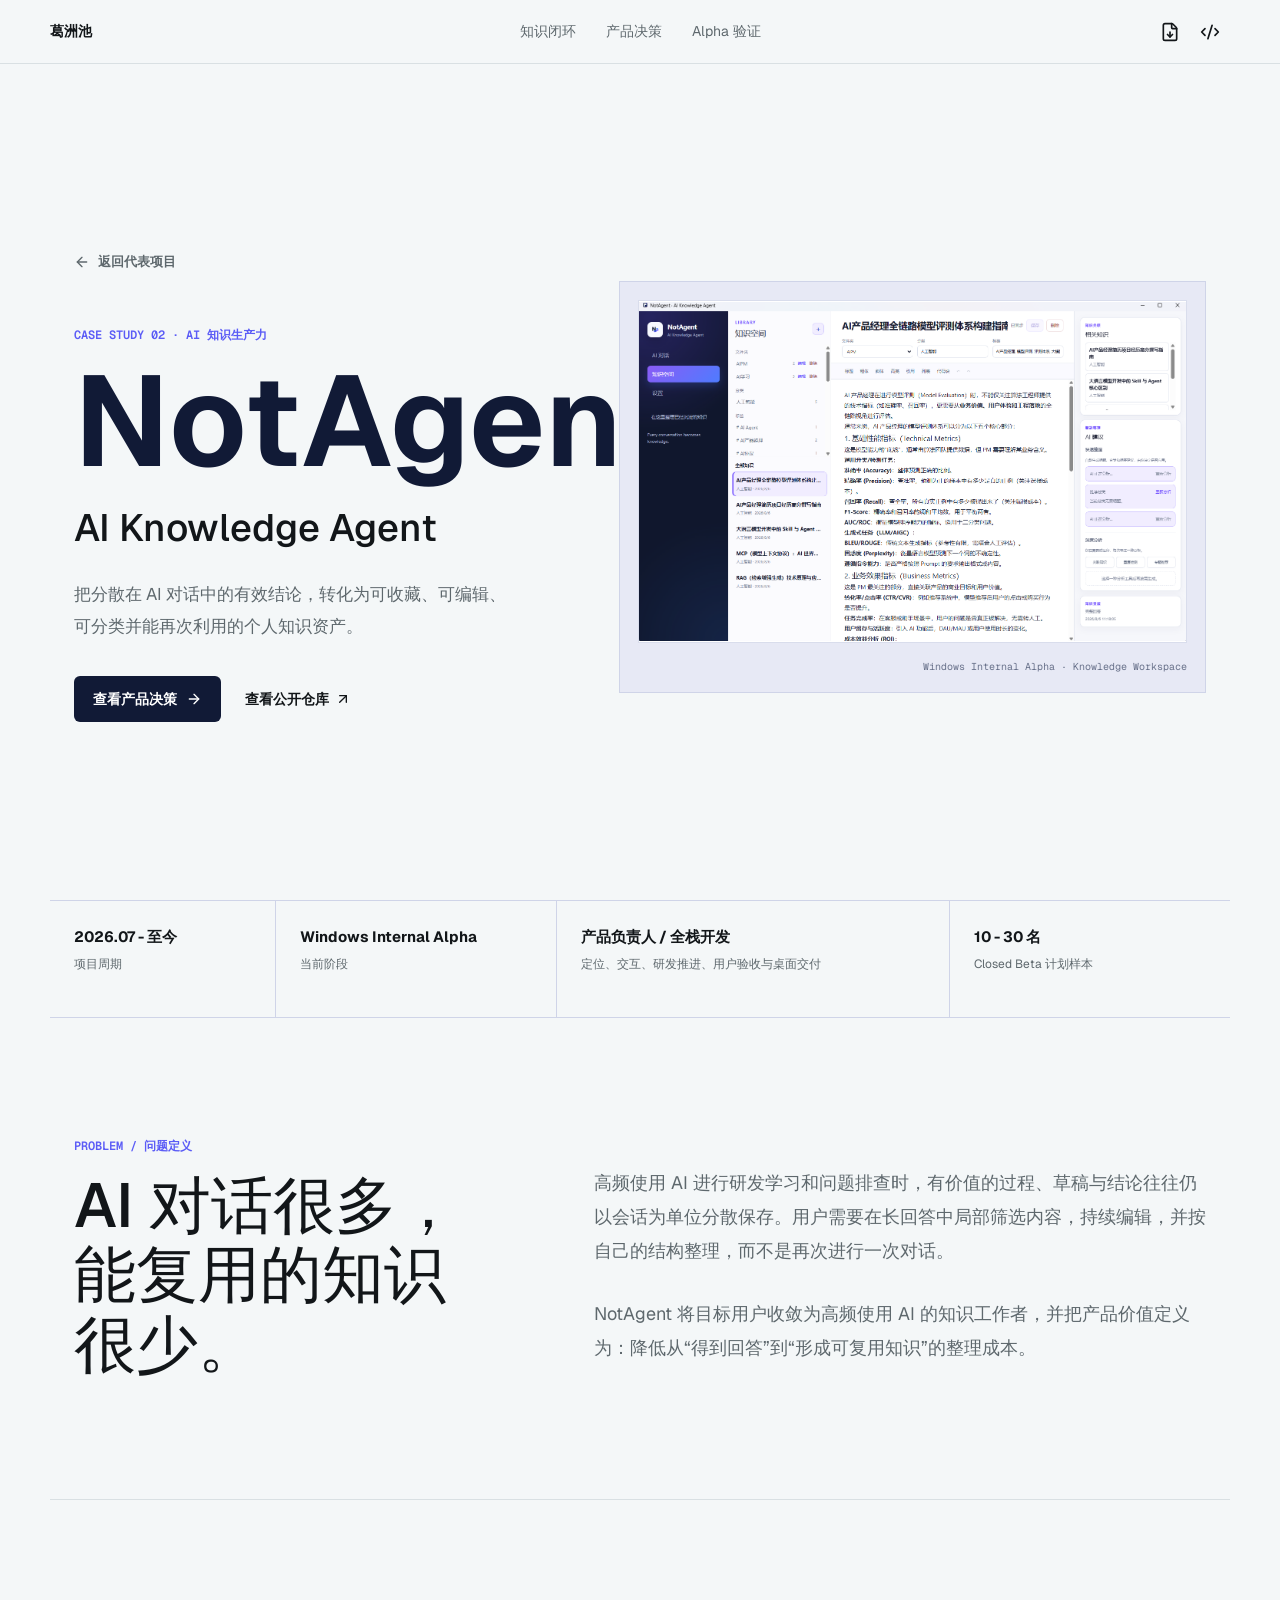
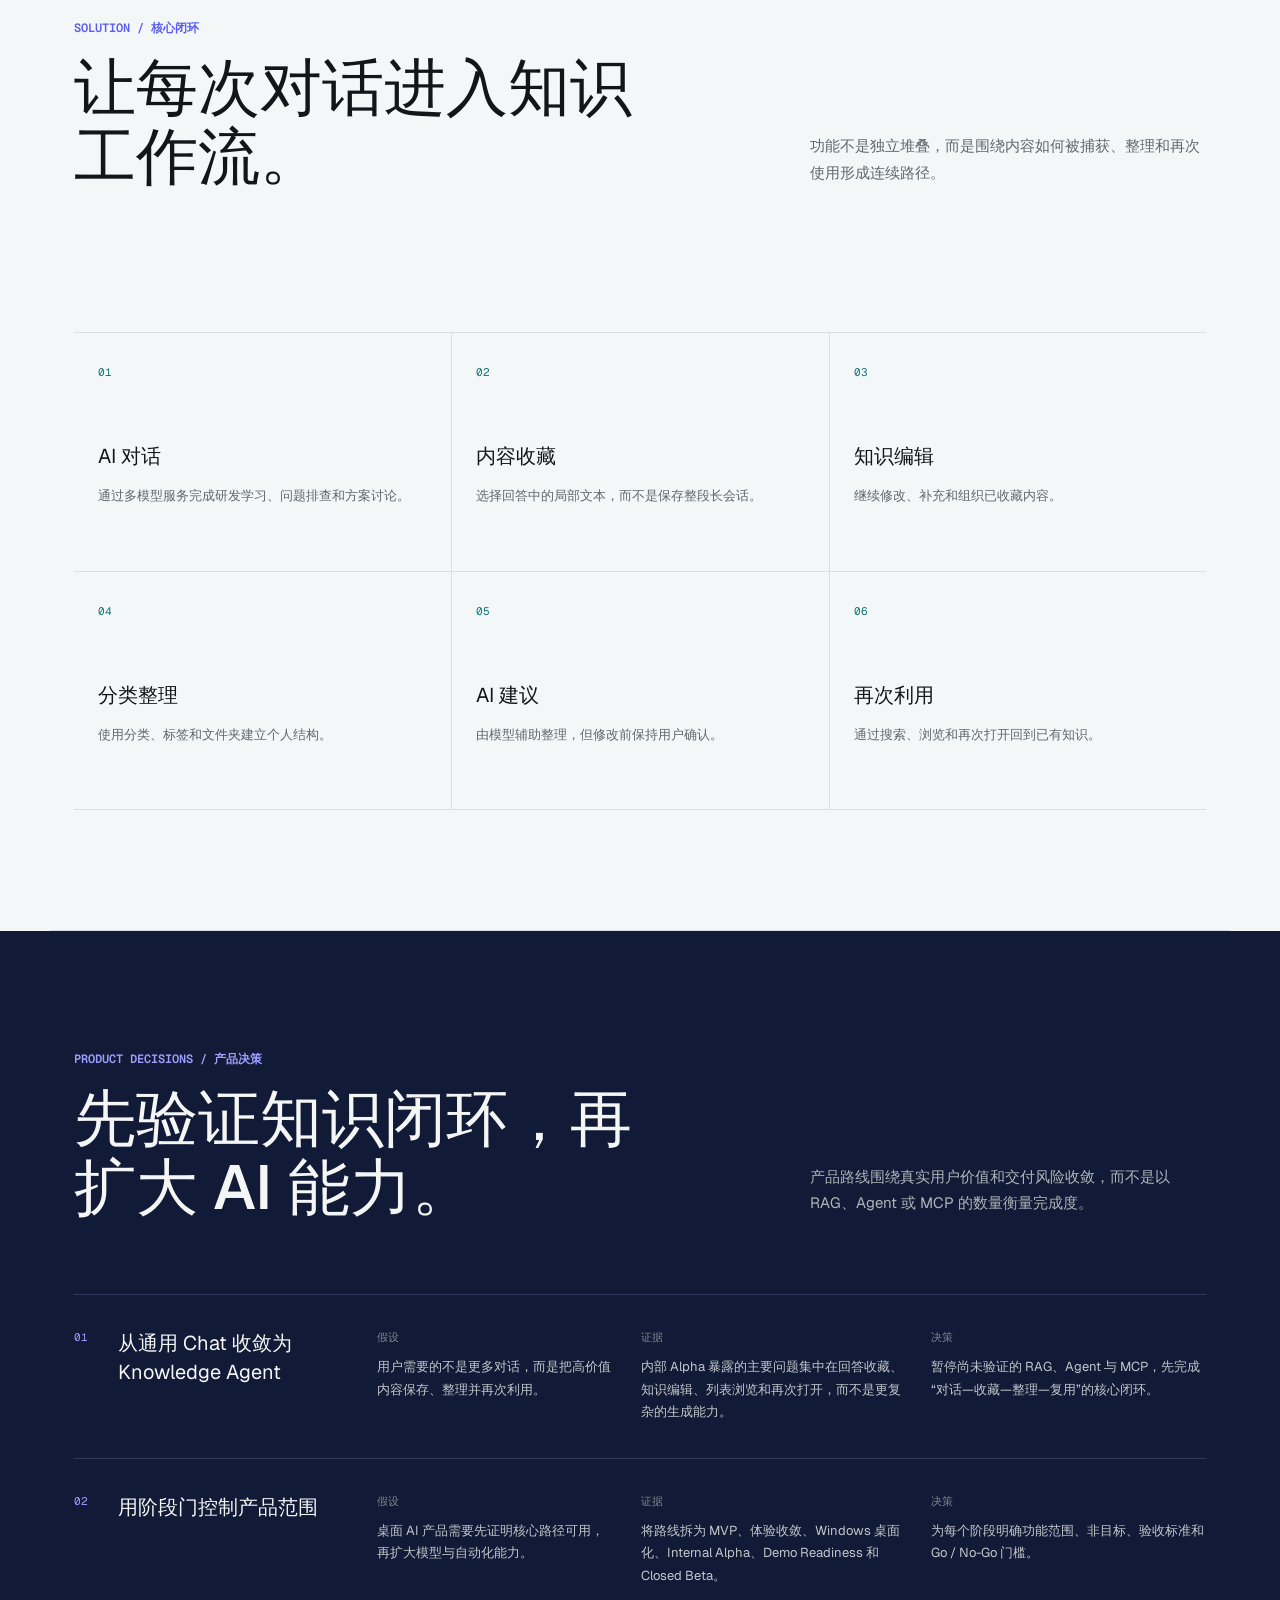
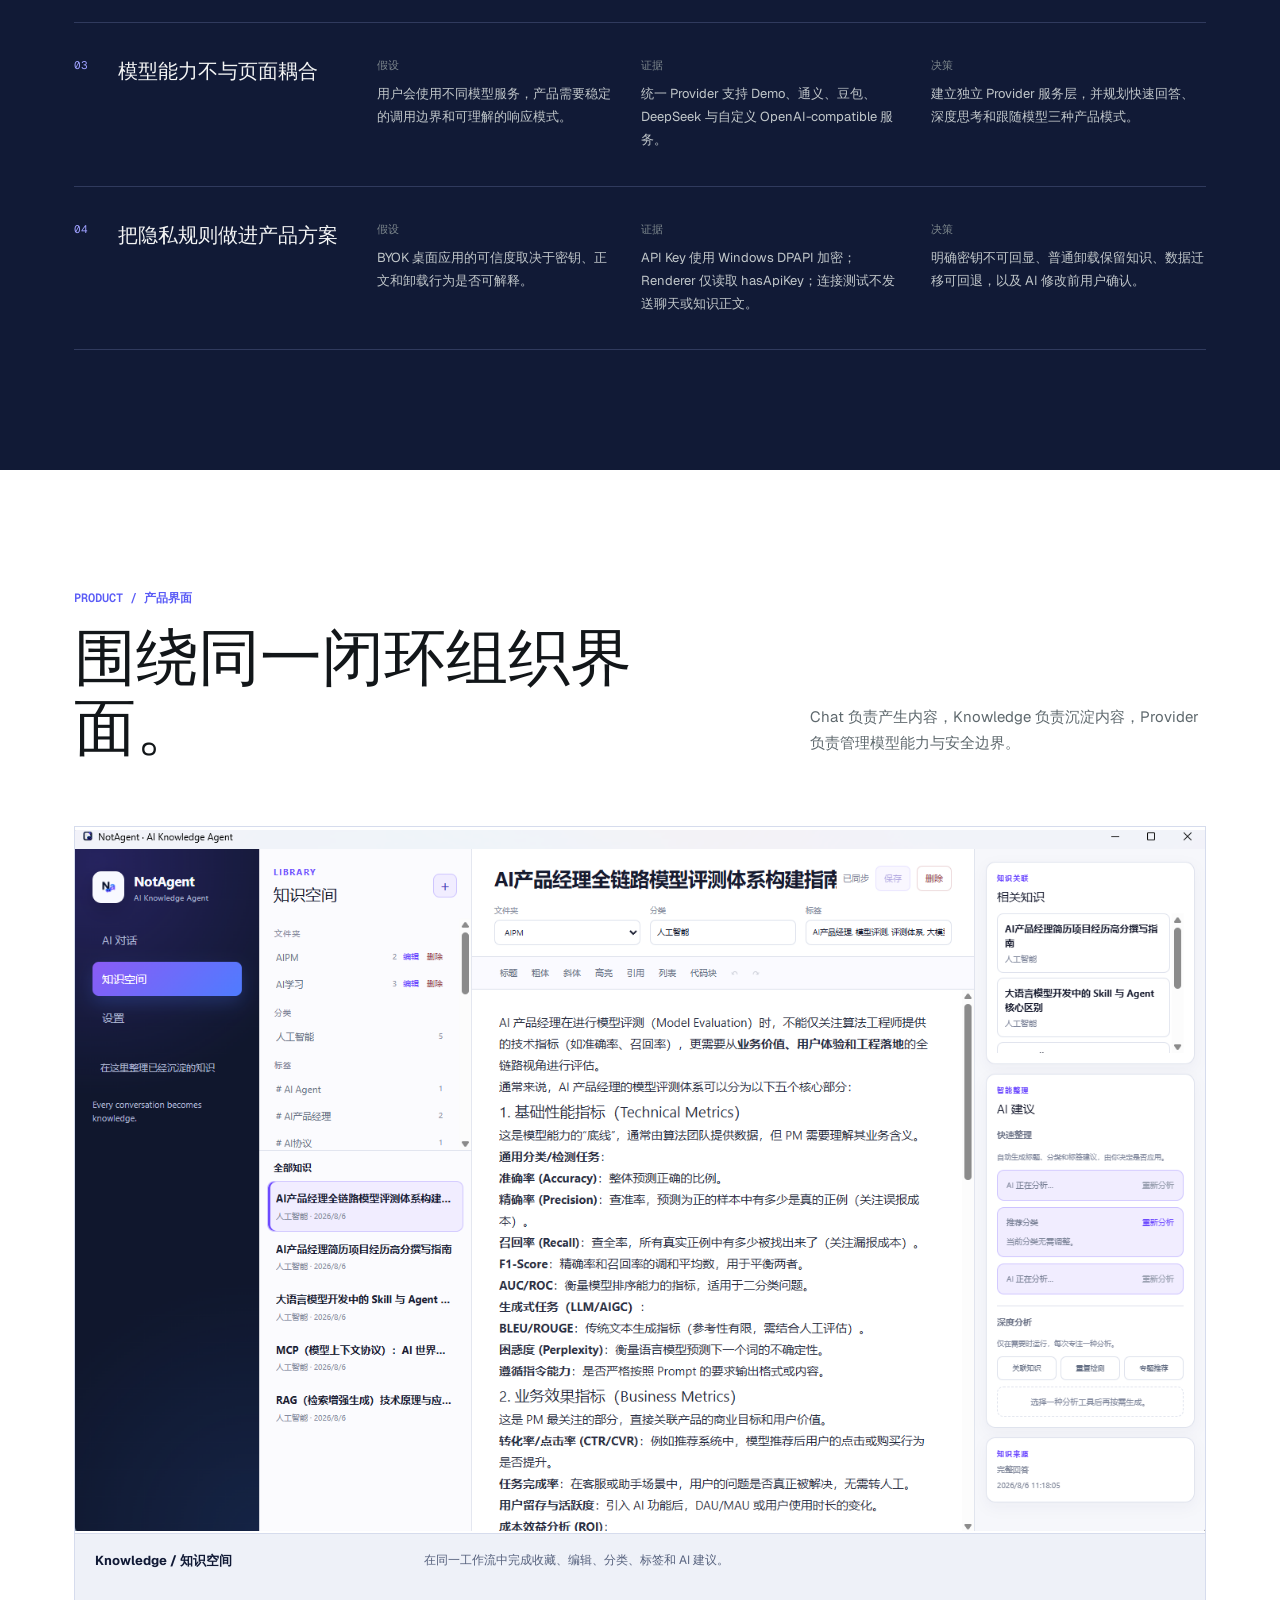
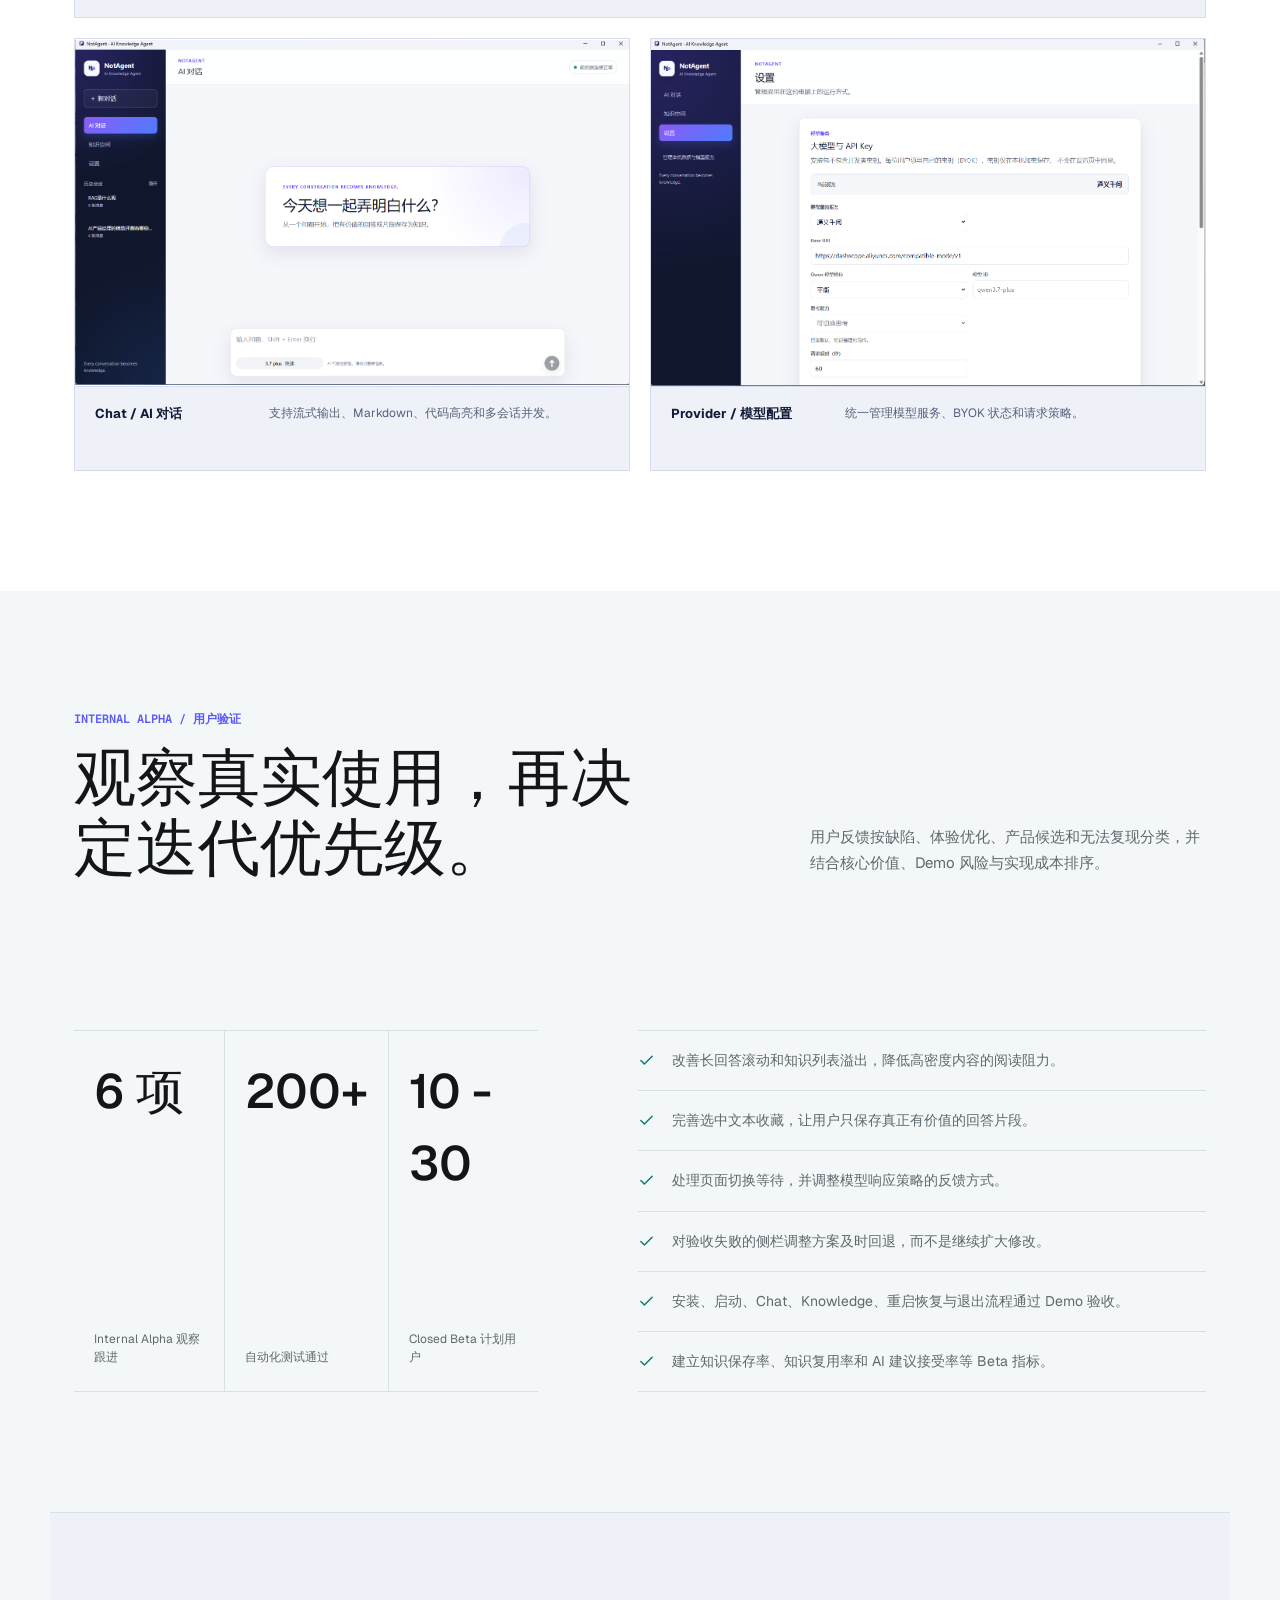
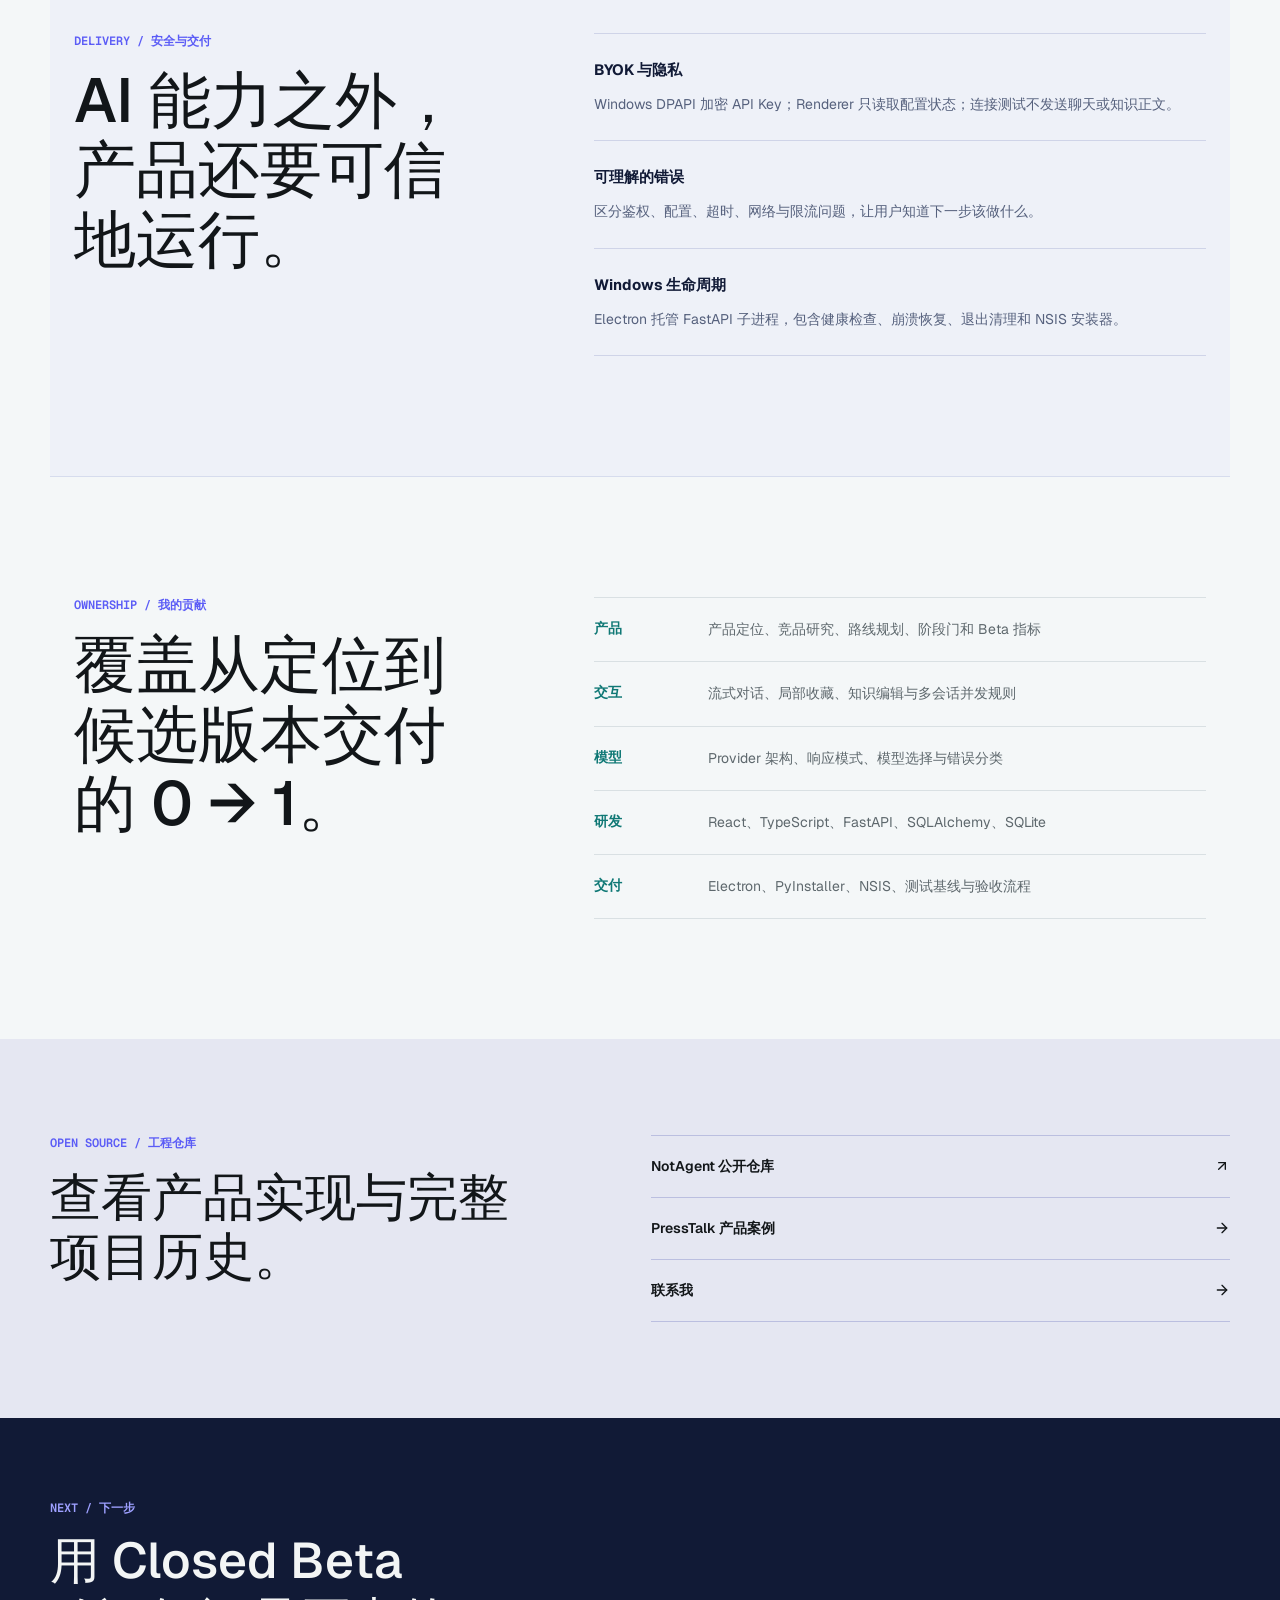
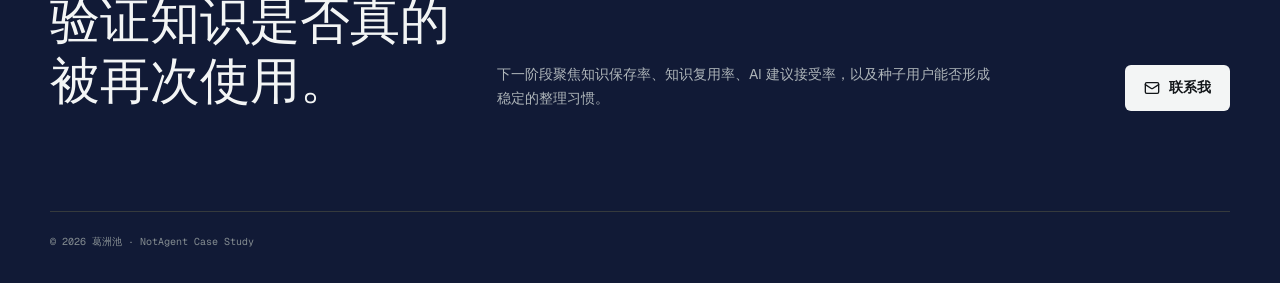
<file: projects/notagent/index.html>
<!DOCTYPE html><html lang="zh-CN"><head><meta charSet="utf-8"/><meta name="viewport" content="width=device-width, initial-scale=1"/><link rel="preload" href="/media/notagent-knowledge-space.png" as="image"/><link rel="preload" href="/media/notagent-chat.png" as="image"/><link rel="preload" href="/media/notagent-provider-settings.png" as="image"/><link rel="stylesheet" href="/_next/static/css/index.1Smv81h0.css" data-rsc-css-href="/_next/static/css/index.1Smv81h0.css" data-precedence="vite-rsc/importer-resources"/><link rel="modulepreload" fetchPriority="low" href="/_next/static/chunks/index-CbnrDXQu.js"/><script src="/_next/static/chunks/rolldown-runtime-C60lm6uB.js" type="module" async=""></script><script src="/_next/static/chunks/framework-BgSIrAUN.js" type="module" async=""></script><link rel="modulepreload" href="/_next/static/chunks/layout-segment-context-CZ1KqRVc.js" crossorigin=""/><link rel="modulepreload" href="/_next/static/chunks/Icon-DPPjiUuL.js" crossorigin=""/><title>NotAgent 案例｜葛洲池</title><meta name="description" content="NotAgent AI Knowledge Agent 案例：从通用 Chat 收敛到知识闭环，并推进 Windows Internal Alpha 与 Closed Beta 准备。"/><meta property="og:title" content="葛洲池｜AI 产品经理"/><meta property="og:description" content="从问题定义、关键取舍到可运行交付。"/><meta property="og:url" content="https://zusege1114.github.io"/><meta property="og:type" content="website"/><meta property="og:locale" content="zh_CN"/><meta property="og:image" content="https://zusege1114.github.io/og.png"/><meta property="og:image:width" content="1731"/><meta property="og:image:height" content="909"/><meta property="og:image:alt" content="葛洲池，AI 产品经理与 Product Builder"/><meta name="twitter:card" content="summary_large_image"/><meta name="twitter:title" content="葛洲池｜AI 产品经理"/><meta name="twitter:description" content="从问题定义、关键取舍到可运行交付。"/><meta name="twitter:image" content="https://zusege1114.github.io/og.png"/><link rel="canonical" href="https://zusege1114.github.io"/><script>Object.assign(((self[Symbol.for("vinext.navigationRuntime")]??={bootstrap:{routeManifest:null},functions:{}}).bootstrap.rsc??={rsc:[]}),{params:{},nav:{"pathname":"/projects/notagent","searchParams":[]}})</script><link rel="modulepreload" href="/_next/static/chunks/index-CbnrDXQu.js" />
<link rel="stylesheet" href="https://fonts.googleapis.com/css2?family=Geist&amp;display=swap" />
<link rel="stylesheet" href="https://fonts.googleapis.com/css2?family=Geist+Mono&amp;display=swap" />
<style data-vinext-fonts>.__font_geist_0u8s7r6 { font-family: 'Geist'; font-style: normal; }

.__variable_geist_0u8s7r6 { --font-geist-sans: 'Geist'; }

.__font_geist_mono_0fdimb7 { font-family: 'Geist Mono'; font-style: normal; }

.__variable_geist_mono_0fdimb7 { --font-geist-mono: 'Geist Mono'; }
</style>
</head><body class="__variable_geist_0u8s7r6 __variable_geist_mono_0fdimb7"><main class="case-page notagent-case"><a class="skip-link" href="#case-content">跳到案例内容</a><header class="site-header" aria-label="案例导航"><a class="brand" href="/" aria-label="返回葛洲池个人主页">葛洲池</a><nav class="nav-links" aria-label="案例章节"><a href="#solution">知识闭环</a><a href="#decisions">产品决策</a><a href="#validation">Alpha 验证</a></nav><div class="header-actions"><a class="icon-link" href="/resume/gezhouchi-ai-product-manager.pdf" download="" aria-label="下载葛洲池的简历" title="下载简历"><svg xmlns="http://www.w3.org/2000/svg" width="24" height="24" viewBox="0 0 24 24" fill="none" stroke="currentColor" stroke-width="2" stroke-linecap="round" stroke-linejoin="round" class="lucide lucide-file-down" aria-hidden="true"><path d="M6 22a2 2 0 0 1-2-2V4a2 2 0 0 1 2-2h8a2.4 2.4 0 0 1 1.704.706l3.588 3.588A2.4 2.4 0 0 1 20 8v12a2 2 0 0 1-2 2z"></path><path d="M14 2v5a1 1 0 0 0 1 1h5"></path><path d="M12 18v-6"></path><path d="m9 15 3 3 3-3"></path></svg></a><a class="icon-link" href="https://github.com/ZuseGe1114/notagent-public" target="_blank" rel="noreferrer" aria-label="打开 NotAgent 仓库" title="GitHub"><svg xmlns="http://www.w3.org/2000/svg" width="24" height="24" viewBox="0 0 24 24" fill="none" stroke="currentColor" stroke-width="2" stroke-linecap="round" stroke-linejoin="round" class="lucide lucide-code-xml" aria-hidden="true"><path d="m18 16 4-4-4-4"></path><path d="m6 8-4 4 4 4"></path><path d="m14.5 4-5 16"></path></svg></a></div></header><div id="case-content"><section class="case-hero notagent-case-hero"><div class="case-hero-copy"><a class="case-back" href="/#projects"><svg xmlns="http://www.w3.org/2000/svg" width="24" height="24" viewBox="0 0 24 24" fill="none" stroke="currentColor" stroke-width="2" stroke-linecap="round" stroke-linejoin="round" class="lucide lucide-arrow-left" aria-hidden="true"><path d="m12 19-7-7 7-7"></path><path d="M19 12H5"></path></svg>返回代表项目</a><p class="eyebrow">CASE STUDY 02 · AI 知识生产力</p><h1>NotAgent</h1><p class="case-subtitle">AI Knowledge Agent</p><p class="case-deck">把分散在 AI 对话中的有效结论，转化为可收藏、可编辑、可分类并能再次利用的个人知识资产。</p><div class="case-actions"><a class="button button-primary" href="#decisions">查看产品决策<svg xmlns="http://www.w3.org/2000/svg" width="24" height="24" viewBox="0 0 24 24" fill="none" stroke="currentColor" stroke-width="2" stroke-linecap="round" stroke-linejoin="round" class="lucide lucide-arrow-right" aria-hidden="true"><path d="M5 12h14"></path><path d="m12 5 7 7-7 7"></path></svg></a><a class="text-link" href="https://github.com/ZuseGe1114/notagent-public" target="_blank" rel="noreferrer">查看公开仓库<svg xmlns="http://www.w3.org/2000/svg" width="24" height="24" viewBox="0 0 24 24" fill="none" stroke="currentColor" stroke-width="2" stroke-linecap="round" stroke-linejoin="round" class="lucide lucide-arrow-up-right" aria-hidden="true"><path d="M7 7h10v10"></path><path d="M7 17 17 7"></path></svg></a></div></div><figure class="notagent-hero-screen"><img src="/media/notagent-knowledge-space.png" alt="NotAgent 知识空间产品界面"/><figcaption>Windows Internal Alpha · Knowledge Workspace</figcaption></figure></section><section class="case-meta" aria-label="项目概览"><div><strong>2026.07 - 至今</strong><span>项目周期</span></div><div><strong>Windows Internal Alpha</strong><span>当前阶段</span></div><div><strong>产品负责人 / 全栈开发</strong><span>定位、交互、研发推进、用户验收与桌面交付</span></div><div><strong>10 - 30 名</strong><span>Closed Beta 计划样本</span></div></section><section class="case-section case-problem" aria-labelledby="problem-title"><div class="case-section-heading"><p class="section-kicker">PROBLEM / 问题定义</p><h2 id="problem-title">AI 对话很多，能复用的知识很少。</h2></div><div class="case-problem-copy"><p>高频使用 AI 进行研发学习和问题排查时，有价值的过程、草稿与结论往往仍以会话为单位分散保存。用户需要在长回答中局部筛选内容，持续编辑，并按自己的结构整理，而不是再次进行一次对话。</p><p>NotAgent 将目标用户收敛为高频使用 AI 的知识工作者，并把产品价值定义为：降低从“得到回答”到“形成可复用知识”的整理成本。</p></div></section><section class="case-section" id="solution" aria-labelledby="solution-title"><div class="case-section-heading case-heading-wide"><div><p class="section-kicker">SOLUTION / 核心闭环</p><h2 id="solution-title">让每次对话进入知识工作流。</h2></div><p>功能不是独立堆叠，而是围绕内容如何被捕获、整理和再次使用形成连续路径。</p></div><div class="case-flow knowledge-case-flow" aria-label="NotAgent 知识闭环"><article><span>01</span><h3>AI 对话</h3><p>通过多模型服务完成研发学习、问题排查和方案讨论。</p></article><article><span>02</span><h3>内容收藏</h3><p>选择回答中的局部文本，而不是保存整段长会话。</p></article><article><span>03</span><h3>知识编辑</h3><p>继续修改、补充和组织已收藏内容。</p></article><article><span>04</span><h3>分类整理</h3><p>使用分类、标签和文件夹建立个人结构。</p></article><article><span>05</span><h3>AI 建议</h3><p>由模型辅助整理，但修改前保持用户确认。</p></article><article><span>06</span><h3>再次利用</h3><p>通过搜索、浏览和再次打开回到已有知识。</p></article></div></section><section class="case-band notagent-decision-band" id="decisions" aria-labelledby="decisions-title"><div class="case-band-inner"><div class="case-section-heading case-heading-wide"><div><p class="section-kicker">PRODUCT DECISIONS / 产品决策</p><h2 id="decisions-title">先验证知识闭环，再扩大 AI 能力。</h2></div><p>产品路线围绕真实用户价值和交付风险收敛，而不是以 RAG、Agent 或 MCP 的数量衡量完成度。</p></div><div class="experiment-list"><article><div class="experiment-title"><span>01</span><h3>从通用 Chat 收敛为 Knowledge Agent</h3></div><div><small>假设</small><p>用户需要的不是更多对话，而是把高价值内容保存、整理并再次利用。</p></div><div><small>证据</small><p>内部 Alpha 暴露的主要问题集中在回答收藏、知识编辑、列表浏览和再次打开，而不是更复杂的生成能力。</p></div><div><small>决策</small><p>暂停尚未验证的 RAG、Agent 与 MCP，先完成“对话—收藏—整理—复用”的核心闭环。</p></div></article><article><div class="experiment-title"><span>02</span><h3>用阶段门控制产品范围</h3></div><div><small>假设</small><p>桌面 AI 产品需要先证明核心路径可用，再扩大模型与自动化能力。</p></div><div><small>证据</small><p>将路线拆为 MVP、体验收敛、Windows 桌面化、Internal Alpha、Demo Readiness 和 Closed Beta。</p></div><div><small>决策</small><p>为每个阶段明确功能范围、非目标、验收标准和 Go / No-Go 门槛。</p></div></article><article><div class="experiment-title"><span>03</span><h3>模型能力不与页面耦合</h3></div><div><small>假设</small><p>用户会使用不同模型服务，产品需要稳定的调用边界和可理解的响应模式。</p></div><div><small>证据</small><p>统一 Provider 支持 Demo、通义、豆包、DeepSeek 与自定义 OpenAI-compatible 服务。</p></div><div><small>决策</small><p>建立独立 Provider 服务层，并规划快速回答、深度思考和跟随模型三种产品模式。</p></div></article><article><div class="experiment-title"><span>04</span><h3>把隐私规则做进产品方案</h3></div><div><small>假设</small><p>BYOK 桌面应用的可信度取决于密钥、正文和卸载行为是否可解释。</p></div><div><small>证据</small><p>API Key 使用 Windows DPAPI 加密；Renderer 仅读取 hasApiKey；连接测试不发送聊天或知识正文。</p></div><div><small>决策</small><p>明确密钥不可回显、普通卸载保留知识、数据迁移可回退，以及 AI 修改前用户确认。</p></div></article></div></div></section><section class="notagent-screen-showcase" aria-labelledby="screens-title"><div class="notagent-screen-inner"><div class="case-section-heading case-heading-wide"><div><p class="section-kicker">PRODUCT / 产品界面</p><h2 id="screens-title">围绕同一闭环组织界面。</h2></div><p>Chat 负责产生内容，Knowledge 负责沉淀内容，Provider 负责管理模型能力与安全边界。</p></div><div class="notagent-screen-grid"><figure><img src="/media/notagent-knowledge-space.png" alt="NotAgent Knowledge / 知识空间界面"/><figcaption><strong>Knowledge / 知识空间</strong><span>在同一工作流中完成收藏、编辑、分类、标签和 AI 建议。</span></figcaption></figure><figure><img src="/media/notagent-chat.png" alt="NotAgent Chat / AI 对话界面"/><figcaption><strong>Chat / AI 对话</strong><span>支持流式输出、Markdown、代码高亮和多会话并发。</span></figcaption></figure><figure><img src="/media/notagent-provider-settings.png" alt="NotAgent Provider / 模型配置界面"/><figcaption><strong>Provider / 模型配置</strong><span>统一管理模型服务、BYOK 状态和请求策略。</span></figcaption></figure></div></div></section><section class="case-section" id="validation" aria-labelledby="validation-title"><div class="case-section-heading case-heading-wide"><div><p class="section-kicker">INTERNAL ALPHA / 用户验证</p><h2 id="validation-title">观察真实使用，再决定迭代优先级。</h2></div><p>用户反馈按缺陷、体验优化、产品候选和无法复现分类，并结合核心价值、Demo 风险与实现成本排序。</p></div><div class="validation-layout"><div class="validation-results" aria-label="Alpha 与质量数据"><div><strong>6 项</strong><span>Internal Alpha 观察跟进</span></div><div><strong>200+</strong><span>自动化测试通过</span></div><div><strong>10 - 30</strong><span>Closed Beta 计划用户</span></div></div><div class="validation-findings"><p><svg xmlns="http://www.w3.org/2000/svg" width="24" height="24" viewBox="0 0 24 24" fill="none" stroke="currentColor" stroke-width="2" stroke-linecap="round" stroke-linejoin="round" class="lucide lucide-check" aria-hidden="true"><path d="M20 6 9 17l-5-5"></path></svg><span>改善长回答滚动和知识列表溢出，降低高密度内容的阅读阻力。</span></p><p><svg xmlns="http://www.w3.org/2000/svg" width="24" height="24" viewBox="0 0 24 24" fill="none" stroke="currentColor" stroke-width="2" stroke-linecap="round" stroke-linejoin="round" class="lucide lucide-check" aria-hidden="true"><path d="M20 6 9 17l-5-5"></path></svg><span>完善选中文本收藏，让用户只保存真正有价值的回答片段。</span></p><p><svg xmlns="http://www.w3.org/2000/svg" width="24" height="24" viewBox="0 0 24 24" fill="none" stroke="currentColor" stroke-width="2" stroke-linecap="round" stroke-linejoin="round" class="lucide lucide-check" aria-hidden="true"><path d="M20 6 9 17l-5-5"></path></svg><span>处理页面切换等待，并调整模型响应策略的反馈方式。</span></p><p><svg xmlns="http://www.w3.org/2000/svg" width="24" height="24" viewBox="0 0 24 24" fill="none" stroke="currentColor" stroke-width="2" stroke-linecap="round" stroke-linejoin="round" class="lucide lucide-check" aria-hidden="true"><path d="M20 6 9 17l-5-5"></path></svg><span>对验收失败的侧栏调整方案及时回退，而不是继续扩大修改。</span></p><p><svg xmlns="http://www.w3.org/2000/svg" width="24" height="24" viewBox="0 0 24 24" fill="none" stroke="currentColor" stroke-width="2" stroke-linecap="round" stroke-linejoin="round" class="lucide lucide-check" aria-hidden="true"><path d="M20 6 9 17l-5-5"></path></svg><span>安装、启动、Chat、Knowledge、重启恢复与退出流程通过 Demo 验收。</span></p><p><svg xmlns="http://www.w3.org/2000/svg" width="24" height="24" viewBox="0 0 24 24" fill="none" stroke="currentColor" stroke-width="2" stroke-linecap="round" stroke-linejoin="round" class="lucide lucide-check" aria-hidden="true"><path d="M20 6 9 17l-5-5"></path></svg><span>建立知识保存率、知识复用率和 AI 建议接受率等 Beta 指标。</span></p></div></div></section><section class="case-section notagent-delivery" aria-labelledby="delivery-title"><div class="case-section-heading"><p class="section-kicker">DELIVERY / 安全与交付</p><h2 id="delivery-title">AI 能力之外，产品还要可信地运行。</h2></div><div class="delivery-list"><div><strong>BYOK 与隐私</strong><p>Windows DPAPI 加密 API Key；Renderer 只读取配置状态；连接测试不发送聊天或知识正文。</p></div><div><strong>可理解的错误</strong><p>区分鉴权、配置、超时、网络与限流问题，让用户知道下一步该做什么。</p></div><div><strong>Windows 生命周期</strong><p>Electron 托管 FastAPI 子进程，包含健康检查、崩溃恢复、退出清理和 NSIS 安装器。</p></div></div></section><section class="case-section case-contribution" aria-labelledby="contribution-title"><div class="case-section-heading"><p class="section-kicker">OWNERSHIP / 我的贡献</p><h2 id="contribution-title">覆盖从定位到候选版本交付的 0 → 1。</h2></div><div class="contribution-list"><div><strong>产品</strong><span>产品定位、竞品研究、路线规划、阶段门和 Beta 指标</span></div><div><strong>交互</strong><span>流式对话、局部收藏、知识编辑与多会话并发规则</span></div><div><strong>模型</strong><span>Provider 架构、响应模式、模型选择与错误分类</span></div><div><strong>研发</strong><span>React、TypeScript、FastAPI、SQLAlchemy、SQLite</span></div><div><strong>交付</strong><span>Electron、PyInstaller、NSIS、测试基线与验收流程</span></div></div></section><section class="case-repositories notagent-repositories" aria-labelledby="repository-title"><div><p class="section-kicker">OPEN SOURCE / 工程仓库</p><h2 id="repository-title">查看产品实现与完整项目历史。</h2></div><div class="repository-links"><a href="https://github.com/ZuseGe1114/notagent-public" target="_blank" rel="noreferrer"><span>NotAgent 公开仓库</span><svg xmlns="http://www.w3.org/2000/svg" width="24" height="24" viewBox="0 0 24 24" fill="none" stroke="currentColor" stroke-width="2" stroke-linecap="round" stroke-linejoin="round" class="lucide lucide-arrow-up-right" aria-hidden="true"><path d="M7 7h10v10"></path><path d="M7 17 17 7"></path></svg></a><a href="/projects/presstalk"><span>PressTalk 产品案例</span><svg xmlns="http://www.w3.org/2000/svg" width="24" height="24" viewBox="0 0 24 24" fill="none" stroke="currentColor" stroke-width="2" stroke-linecap="round" stroke-linejoin="round" class="lucide lucide-arrow-right" aria-hidden="true"><path d="M5 12h14"></path><path d="m12 5 7 7-7 7"></path></svg></a><a href="/#contact"><span>联系我</span><svg xmlns="http://www.w3.org/2000/svg" width="24" height="24" viewBox="0 0 24 24" fill="none" stroke="currentColor" stroke-width="2" stroke-linecap="round" stroke-linejoin="round" class="lucide lucide-arrow-right" aria-hidden="true"><path d="M5 12h14"></path><path d="m12 5 7 7-7 7"></path></svg></a></div></section></div><footer class="case-footer notagent-case-footer"><div class="footer-heading"><p class="section-kicker">NEXT / 下一步</p><h2>用 Closed Beta 验证知识是否真的被再次使用。</h2></div><p class="case-footer-copy">下一阶段聚焦知识保存率、知识复用率、AI 建议接受率，以及种子用户能否形成稳定的整理习惯。</p><a class="button button-light" href="mailto:gezcningbo@163.com"><svg xmlns="http://www.w3.org/2000/svg" width="24" height="24" viewBox="0 0 24 24" fill="none" stroke="currentColor" stroke-width="2" stroke-linecap="round" stroke-linejoin="round" class="lucide lucide-mail" aria-hidden="true"><path d="m22 7-8.991 5.727a2 2 0 0 1-2.009 0L2 7"></path><rect x="2" y="4" width="20" height="16" rx="2"></rect></svg>联系我</a><p class="copyright">© 2026 葛洲池 · NotAgent Case Study</p></footer></main><script type="module" src="/_next/static/chunks/index-CbnrDXQu.js" id="_R_" async=""></script><script>((self[Symbol.for("vinext.navigationRuntime")]??={bootstrap:{routeManifest:null},functions:{}}).bootstrap.rsc??={rsc:[]}).rsc.push("2:I[\"8c0f216c4604\",[],\"Children\",1]\n")</script><script>((self[Symbol.for("vinext.navigationRuntime")]??={bootstrap:{routeManifest:null},functions:{}}).bootstrap.rsc??={rsc:[]}).rsc.push("3:I[\"593f344dc510\",[],\"GlobalErrorBoundary\",1]\n")</script><script>((self[Symbol.for("vinext.navigationRuntime")]??={bootstrap:{routeManifest:null},functions:{}}).bootstrap.rsc??={rsc:[]}).rsc.push("4:I[\"0b874ad30386\",[],\"default\",1]\n")</script><script>((self[Symbol.for("vinext.navigationRuntime")]??={bootstrap:{routeManifest:null},functions:{}}).bootstrap.rsc??={rsc:[]}).rsc.push("5:I[\"593f344dc510\",[],\"ErrorBoundary\",1]\n")</script><script>((self[Symbol.for("vinext.navigationRuntime")]??={bootstrap:{routeManifest:null},functions:{}}).bootstrap.rsc??={rsc:[]}).rsc.push("6:I[\"15c18cfaeeff\",[],\"LayoutSegmentProvider\",1]\n")</script><script>((self[Symbol.for("vinext.navigationRuntime")]??={bootstrap:{routeManifest:null},functions:{}}).bootstrap.rsc??={rsc:[]}).rsc.push("7:I[\"8c0f216c4604\",[],\"Slot\",1]\n")</script><script>((self[Symbol.for("vinext.navigationRuntime")]??={bootstrap:{routeManifest:null},functions:{}}).bootstrap.rsc??={rsc:[]}).rsc.push("8:I[\"9276801271d6\",[],\"AppRouterScrollTarget\",1]\n")</script><script>((self[Symbol.for("vinext.navigationRuntime")]??={bootstrap:{routeManifest:null},functions:{}}).bootstrap.rsc??={rsc:[]}).rsc.push("9:I[\"593f344dc510\",[],\"RedirectBoundary\",1]\n")</script><script>((self[Symbol.for("vinext.navigationRuntime")]??={bootstrap:{routeManifest:null},functions:{}}).bootstrap.rsc??={rsc:[]}).rsc.push(":HL[\"/_next/static/css/index.1Smv81h0.css\",\"style\"     ]\n")</script><script>((self[Symbol.for("vinext.navigationRuntime")]??={bootstrap:{routeManifest:null},functions:{}}).bootstrap.rsc??={rsc:[]}).rsc.push("0:{\"__route\":\"route:/projects/notagent\",\"__interceptionContext\":null,\"__layoutIds\":[\"layout:/\"],\"__rootLayout\":\"/\",\"__sourcePage\":\"/projects/notagent/page\",\"page:/projects/notagent\":\"$L1\",\"layout:/\":[[[[\"$\",\"link\",\"css:/_next/static/css/index.1Smv81h0.css\",{\"rel\":\"stylesheet\",\"precedence\":\"vite-rsc/importer-resources\",\"href\":\"/_next/static/css/index.1Smv81h0.css\",\"data-rsc-css-href\":\"/_next/static/css/index.1Smv81h0.css\"}],\"$undefined\"],[\"$\",\"html\",null,{\"lang\":\"zh-CN\",\"children\":[\"$\",\"body\",null,{\"className\":\"__variable_geist_0u8s7r6 __variable_geist_mono_0fdimb7\",\"children\":[\"$\",\"$L2\",null,{}]}]}]],null],\"route:/projects/notagent\":[[[\"$\",\"meta\",null,{\"charSet\":\"utf-8\"}],[[\"$\",\"title\",\"0\",{\"children\":\"NotAgent 案例｜葛洲池\"}],[\"$\",\"meta\",\"1\",{\"name\":\"description\",\"content\":\"NotAgent AI Knowledge Agent 案例：从通用 Chat 收敛到知识闭环，并推进 Windows Internal Alpha 与 Closed Beta 准备。\"}],[\"$\",\"meta\",\"2\",{\"property\":\"og:title\",\"content\":\"葛洲池｜AI 产品经理\"}],[\"$\",\"meta\",\"3\",{\"property\":\"og:description\",\"content\":\"从问题定义、关键取舍到可运行交付。\"}],[\"$\",\"meta\",\"4\",{\"property\":\"og:url\",\"content\":\"https://zusege1114.github.io\"}],[\"$\",\"meta\",\"5\",{\"property\":\"og:type\",\"content\":\"website\"}],[\"$\",\"meta\",\"6\",{\"property\":\"og:locale\",\"content\":\"zh_CN\"}],[\"$\",\"meta\",\"7\",{\"property\":\"og:image\",\"content\":\"https://zusege1114.github.io/og.png\"}],[\"$\",\"meta\",\"8\",{\"property\":\"og:image:width\",\"content\":\"1731\"}],[\"$\",\"meta\",\"9\",{\"property\":\"og:image:height\",\"content\":\"909\"}],[\"$\",\"meta\",\"10\",{\"property\":\"og:image:alt\",\"content\":\"葛洲池，AI 产品经理与 Product Builder\"}],[\"$\",\"meta\",\"11\",{\"name\":\"twitter:card\",\"content\":\"summary_large_image\"}],[\"$\",\"meta\",\"12\",{\"name\":\"twitter:title\",\"content\":\"葛洲池｜AI 产品经理\"}],[\"$\",\"meta\",\"13\",{\"name\":\"twitter:description\",\"content\":\"从问题定义、关键取舍到可运行交付。\"}],[\"$\",\"meta\",\"14\",{\"name\":\"twitter:image\",\"content\":\"https://zusege1114.github.io/og.png\"}],[\"$\",\"link\",\"15\",{\"rel\":\"canonical\",\"href\":\"https://zusege1114.github.io\"}]],[[\"$\",\"meta\",\"0\",{\"name\":\"viewport\",\"content\":\"width=device-width, initial-scale=1\"}]]],[\"$\",\"$L3\",null,{\"fallback\":\"$4\",\"children\":[\"$\",\"$L5\",null,{\"fallback\":\"$4\",\"children\":[\"$\",\"$L6\",null,{\"providerId\":\"layout:/\",\"segmentMap\":{\"children\":[\"projects\",\"notagent\"]},\"children\":[\"$\",\"$L7\",null,{\"id\":\"layout:/\",\"parallelSlots\":\"$undefined\",\"children\":[\"$\",\"$L8\",null,{\"children\":[\"$\",\"$L9\",null,{\"children\":[[\"$\",\"$L6\",null,{\"providerId\":\"page:/projects/notagent\",\"segmentMap\":{\"children\":[\"__PAGE__\"]},\"children\":[\"$\",\"$L7\",null,{\"id\":\"page:/projects/notagent\"}]}],null]}]}]}]}]}]}],null,null],\"__layoutFlags\":{\"layout:/\":\"s\"},\"__artifactCompatibility\":{\"schemaVersion\":1,\"graphVersion\":\"app-route-graph:5dd5fc2c7423906b\",\"deploymentVersion\":\"ab859e8e-e13b-4ea3-9d42-3dfb446bd5bc\",\"appElementsSchemaVersion\":1,\"rscPayloadSchemaVersion\":1,\"rootBoundaryId\":\"/\",\"renderEpoch\":null},\"__renderObservation\":{\"schemaVersion\":1,\"output\":{\"kind\":\"app-rsc\",\"mountedSlotsFingerprint\":null,\"renderEpoch\":null,\"rootBoundaryId\":\"/\",\"routeId\":\"route:/projects/notagent\"},\"completeness\":\"partial\",\"boundaryOutcome\":{\"kind\":\"unknown\"},\"requestApis\":[{\"kind\":\"connection\",\"status\":\"unknown\"},{\"kind\":\"cookies\",\"status\":\"unknown\"},{\"kind\":\"draftMode\",\"status\":\"unknown\"},{\"kind\":\"headers\",\"status\":\"unknown\"},{\"kind\":\"params\",\"status\":\"unknown\"},{\"kind\":\"searchParams\",\"status\":\"unknown\"}],\"dynamicFetches\":[],\"cacheTags\":[\"/projects/notagent\",\"_N_T_/layout\",\"_N_T_/projects/layout\",\"_N_T_/projects/notagent\",\"_N_T_/projects/notagent/layout\",\"_N_T_/projects/notagent/page\"],\"pathTags\":[\"/projects/notagent\"],\"cacheability\":\"unknown\",\"downgrade\":{\"target\":\"freshRender\",\"reasons\":[{\"code\":\"CP_DOWNGRADE_CACHEABILITY_UNKNOWN\",\"target\":\"freshRender\"},{\"code\":\"CP_DOWNGRADE_INCOMPLETE_OBSERVATION\",\"completeness\":\"partial\",\"target\":\"freshRender\"},{\"code\":\"CP_DOWNGRADE_UNKNOWN_REQUEST_API\",\"requestApi\":\"connection\",\"target\":\"freshRender\"},{\"code\":\"CP_DOWNGRADE_UNKNOWN_REQUEST_API\",\"requestApi\":\"cookies\",\"target\":\"freshRender\"},{\"code\":\"CP_DOWNGRADE_UNKNOWN_REQUEST_API\",\"requestApi\":\"draftMode\",\"target\":\"freshRender\"},{\"code\":\"CP_DOWNGRADE_UNKNOWN_REQUEST_API\",\"requestApi\":\"headers\",\"target\":\"freshRender\"},{\"code\":\"CP_DOWNGRADE_UNKNOWN_REQUEST_API\",\"requestApi\":\"params\",\"target\":\"freshRender\"},{\"code\":\"CP_DOWNGRADE_UNKNOWN_REQUEST_API\",\"requestApi\":\"searchParams\",\"target\":\"freshRender\"}],\"fallback\":{\"kind\":\"breakerFallback\",\"code\":\"CP_PRIVATE_DYNAMIC_DOWNGRADE\",\"mode\":\"renderFresh\",\"scope\":\"affectedOutput\",\"fields\":{\"reasonCodes\":[\"CP_DOWNGRADE_CACHEABILITY_UNKNOWN\",\"CP_DOWNGRADE_INCOMPLETE_OBSERVATION\",\"CP_DOWNGRADE_UNKNOWN_REQUEST_API\",\"CP_DOWNGRADE_UNKNOWN_REQUEST_API\",\"CP_DOWNGRADE_UNKNOWN_REQUEST_API\",\"CP_DOWNGRADE_UNKNOWN_REQUEST_API\",\"CP_DOWNGRADE_UNKNOWN_REQUEST_API\",\"CP_DOWNGRADE_UNKNOWN_REQUEST_API\"],\"target\":\"freshRender\"}},\"isPublicCacheCandidate\":false}}}\n")</script><script>((self[Symbol.for("vinext.navigationRuntime")]??={bootstrap:{routeManifest:null},functions:{}}).bootstrap.rsc??={rsc:[]}).rsc.push("a:I[\"339f946bc456\",[],\"default\",1]\n")</script><script>((self[Symbol.for("vinext.navigationRuntime")]??={bootstrap:{routeManifest:null},functions:{}}).bootstrap.rsc??={rsc:[]}).rsc.push(":HL[\"/media/notagent-knowledge-space.png\",\"image\"]\n")</script><script>((self[Symbol.for("vinext.navigationRuntime")]??={bootstrap:{routeManifest:null},functions:{}}).bootstrap.rsc??={rsc:[]}).rsc.push("1:[\"$\",\"main\",null,{\"className\":\"case-page notagent-case\",\"children\":[[\"$\",\"a\",null,{\"className\":\"skip-link\",\"href\":\"#case-content\",\"children\":\"跳到案例内容\"}],[\"$\",\"header\",null,{\"className\":\"site-header\",\"aria-label\":\"案例导航\",\"children\":[[\"$\",\"a\",null,{\"className\":\"brand\",\"href\":\"/\",\"aria-label\":\"返回葛洲池个人主页\",\"children\":\"葛洲池\"}],[\"$\",\"nav\",null,{\"className\":\"nav-links\",\"aria-label\":\"案例章节\",\"children\":[[\"$\",\"a\",null,{\"href\":\"#solution\",\"children\":\"知识闭环\"}],[\"$\",\"a\",null,{\"href\":\"#decisions\",\"children\":\"产品决策\"}],[\"$\",\"a\",null,{\"href\":\"#validation\",\"children\":\"Alpha 验证\"}]]}],[\"$\",\"div\",null,{\"className\":\"header-actions\",\"children\":[[\"$\",\"a\",null,{\"className\":\"icon-link\",\"href\":\"/resume/gezhouchi-ai-product-manager.pdf\",\"download\":true,\"aria-label\":\"下载葛洲池的简历\",\"title\":\"下载简历\",\"children\":[\"$\",\"$La\",null,{\"ref\":\"$undefined\",\"iconNode\":[[\"path\",{\"d\":\"M6 22a2 2 0 0 1-2-2V4a2 2 0 0 1 2-2h8a2.4 2.4 0 0 1 1.704.706l3.588 3.588A2.4 2.4 0 0 1 20 8v12a2 2 0 0 1-2 2z\",\"key\":\"1oefj6\"}],[\"path\",{\"d\":\"M14 2v5a1 1 0 0 0 1 1h5\",\"key\":\"wfsgrz\"}],[\"path\",{\"d\":\"M12 18v-6\",\"key\":\"17g6i2\"}],[\"path\",{\"d\":\"m9 15 3 3 3-3\",\"key\":\"1npd3o\"}]],\"className\":\"lucide-file-down\",\"aria-hidden\":\"true\"}]}],[\"$\",\"a\",null,{\"className\":\"icon-link\",\"href\":\"https://github.com/ZuseGe1114/notagent-public\",\"target\":\"_blank\",\"rel\":\"noreferrer\",\"aria-label\":\"打开 NotAgent 仓库\",\"title\":\"GitHub\",\"children\":[\"$\",\"$La\",null,{\"ref\":\"$undefined\",\"iconNode\":[[\"path\",{\"d\":\"m18 16 4-4-4-4\",\"key\":\"1inbqp\"}],[\"path\",{\"d\":\"m6 8-4 4 4 4\",\"key\":\"15zrgr\"}],[\"path\",{\"d\":\"m14.5 4-5 16\",\"key\":\"e7oirm\"}]],\"className\":\"lucide-code-xml\",\"aria-hidden\":\"true\"}]}]]}]]}],[\"$\",\"div\",null,{\"id\":\"case-content\",\"children\":[[\"$\",\"section\",null,{\"className\":\"case-hero notagent-case-hero\",\"children\":[[\"$\",\"div\",null,{\"className\":\"case-hero-copy\",\"children\":[[\"$\",\"a\",null,{\"className\":\"case-back\",\"href\":\"/#projects\",\"children\":[[\"$\",\"$La\",null,{\"ref\":\"$undefined\",\"iconNode\":[[\"path\",{\"d\":\"m12 19-7-7 7-7\",\"key\":\"1l729n\"}],[\"path\",{\"d\":\"M19 12H5\",\"key\":\"x3x0zl\"}]],\"className\":\"lucide-arrow-left\",\"aria-hidden\":\"true\"}],\"返回代表项目\"]}],[\"$\",\"p\",null,{\"className\":\"eyebrow\",\"children\":\"CASE STUDY 02 · AI 知识生产力\"}],[\"$\",\"h1\",null,{\"children\":\"NotAgent\"}],[\"$\",\"p\",null,{\"className\":\"case-subtitle\",\"children\":\"AI Knowledge Agent\"}],[\"$\",\"p\",null,{\"className\":\"case-deck\",\"children\":\"把分散在 AI 对话中的有效结论，转化为可收藏、可编辑、可分类并能再次利用的个人知识资产。\"}],[\"$\",\"div\",null,{\"className\":\"case-actions\",\"children\":[[\"$\",\"a\",null,{\"className\":\"button button-primary\",\"href\":\"#decisions\",\"children\":[\"查看产品决策\",[\"$\",\"$La\",null,{\"ref\":\"$undefined\",\"iconNode\":[[\"path\",{\"d\":\"M5 12h14\",\"key\":\"1ays0h\"}],[\"path\",{\"d\":\"m12 5 7 7-7 7\",\"key\":\"xquz4c\"}]],\"className\":\"lucide-arrow-right\",\"aria-hidden\":\"true\"}]]}],[\"$\",\"a\",null,{\"className\":\"text-link\",\"href\":\"https://github.com/ZuseGe1114/notagent-public\",\"target\":\"_blank\",\"rel\":\"noreferrer\",\"children\":[\"查看公开仓库\",[\"$\",\"$La\",null,{\"ref\":\"$undefined\",\"iconNode\":[[\"path\",{\"d\":\"M7 7h10v10\",\"key\":\"1tivn9\"}],[\"path\",{\"d\":\"M7 17 17 7\",\"key\":\"1vkiza\"}]],\"className\":\"lucide-arrow-up-right\",\"aria-hidden\":\"true\"}]]}]]}]]}],[\"$\",\"figure\",null,{\"className\":\"notagent-hero-screen\",\"children\":[[\"$\",\"img\",null,{\"src\":\"/media/notagent-knowledge-space.png\",\"alt\":\"NotAgent 知识空间产品界面\"}],[\"$\",\"figcaption\",null,{\"children\":\"Windows Internal Alpha · Knowledge Workspace\"}]]}]]}],[\"$\",\"section\",null,{\"className\":\"case-meta\",\"aria-label\":\"项目概览\",\"children\":[[\"$\",\"div\",null,{\"children\":[[\"$\",\"strong\",null,{\"children\":\"2026.07 - 至今\"}],[\"$\",\"span\",null,{\"children\":\"项目周期\"}]]}],[\"$\",\"div\",null,{\"children\":[[\"$\",\"strong\",null,{\"children\":\"Windows Internal Alpha\"}],[\"$\",\"span\",null,{\"children\":\"当前阶段\"}]]}],[\"$\",\"div\",null,{\"children\":[[\"$\",\"strong\",null,{\"children\":\"产品负责人 / 全栈开发\"}],[\"$\",\"span\",null,{\"children\":\"定位、交互、研发推进、用户验收与桌面交付\"}]]}],[\"$\",\"div\",null,{\"children\":[[\"$\",\"strong\",null,{\"children\":\"10 - 30 名\"}],[\"$\",\"span\",null,{\"children\":\"Closed Beta 计划样本\"}]]}]]}],[\"$\",\"section\",null,{\"className\":\"case-section case-problem\",\"aria-labelledby\":\"problem-title\",\"children\":[[\"$\",\"div\",null,{\"className\":\"case-section-heading\",\"children\":[[\"$\",\"p\",null,{\"className\":\"section-kicker\",\"children\":\"PROBLEM / 问题定义\"}],[\"$\",\"h2\",null,{\"id\":\"problem-title\",\"children\":\"AI 对话很多，能复用的知识很少。\"}]]}],[\"$\",\"div\",null,{\"className\":\"case-problem-copy\",\"children\":[[\"$\",\"p\",null,{\"children\":\"高频使用 AI 进行研发学习和问题排查时，有价值的过程、草稿与结论往往仍以会话为单位分散保存。用户需要在长回答中局部筛选内容，持续编辑，并按自己的结构整理，而不是再次进行一次对话。\"}],[\"$\",\"p\",null,{\"children\":\"NotAgent 将目标用户收敛为高频使用 AI 的知识工作者，并把产品价值定义为：降低从“得到回答”到“形成可复用知识”的整理成本。\"}]]}]]}],[\"$\",\"section\",null,{\"className\":\"case-section\",\"id\":\"solution\",\"aria-labelledby\":\"solution-title\",\"children\":[[\"$\",\"div\",null,{\"className\":\"case-section-heading case-heading-wide\",\"children\":[[\"$\",\"div\",null,{\"children\":[[\"$\",\"p\",null,{\"className\":\"section-kicker\",\"children\":\"SOLUTION / 核心闭环\"}],\"$Lb\"]}],\"$Lc\"]}],\"$Ld\"]}],\"$Le\",\"$Lf\",\"$L10\",\"$L11\",\"$L12\",\"$L13\"]}],\"$L14\"]}]\n")</script><script>((self[Symbol.for("vinext.navigationRuntime")]??={bootstrap:{routeManifest:null},functions:{}}).bootstrap.rsc??={rsc:[]}).rsc.push(":HL[\"/media/notagent-chat.png\",\"image\"]\n")</script><script>((self[Symbol.for("vinext.navigationRuntime")]??={bootstrap:{routeManifest:null},functions:{}}).bootstrap.rsc??={rsc:[]}).rsc.push(":HL[\"/media/notagent-provider-settings.png\",\"image\"]\n")</script><script>((self[Symbol.for("vinext.navigationRuntime")]??={bootstrap:{routeManifest:null},functions:{}}).bootstrap.rsc??={rsc:[]}).rsc.push("b:[\"$\",\"h2\",null,{\"id\":\"solution-title\",\"children\":\"让每次对话进入知识工作流。\"}]\n")</script><script>((self[Symbol.for("vinext.navigationRuntime")]??={bootstrap:{routeManifest:null},functions:{}}).bootstrap.rsc??={rsc:[]}).rsc.push("c:[\"$\",\"p\",null,{\"children\":\"功能不是独立堆叠，而是围绕内容如何被捕获、整理和再次使用形成连续路径。\"}]\n")</script><script>((self[Symbol.for("vinext.navigationRuntime")]??={bootstrap:{routeManifest:null},functions:{}}).bootstrap.rsc??={rsc:[]}).rsc.push("d:[\"$\",\"div\",null,{\"className\":\"case-flow knowledge-case-flow\",\"aria-label\":\"NotAgent 知识闭环\",\"children\":[[\"$\",\"article\",\"01\",{\"children\":[[\"$\",\"span\",null,{\"children\":\"01\"}],[\"$\",\"h3\",null,{\"children\":\"AI 对话\"}],[\"$\",\"p\",null,{\"children\":\"通过多模型服务完成研发学习、问题排查和方案讨论。\"}]]}],[\"$\",\"article\",\"02\",{\"children\":[[\"$\",\"span\",null,{\"children\":\"02\"}],[\"$\",\"h3\",null,{\"children\":\"内容收藏\"}],[\"$\",\"p\",null,{\"children\":\"选择回答中的局部文本，而不是保存整段长会话。\"}]]}],[\"$\",\"article\",\"03\",{\"children\":[[\"$\",\"span\",null,{\"children\":\"03\"}],[\"$\",\"h3\",null,{\"children\":\"知识编辑\"}],[\"$\",\"p\",null,{\"children\":\"继续修改、补充和组织已收藏内容。\"}]]}],[\"$\",\"article\",\"04\",{\"children\":[[\"$\",\"span\",null,{\"children\":\"04\"}],[\"$\",\"h3\",null,{\"children\":\"分类整理\"}],[\"$\",\"p\",null,{\"children\":\"使用分类、标签和文件夹建立个人结构。\"}]]}],[\"$\",\"article\",\"05\",{\"children\":[[\"$\",\"span\",null,{\"children\":\"05\"}],[\"$\",\"h3\",null,{\"children\":\"AI 建议\"}],[\"$\",\"p\",null,{\"children\":\"由模型辅助整理，但修改前保持用户确认。\"}]]}],[\"$\",\"article\",\"06\",{\"children\":[[\"$\",\"span\",null,{\"children\":\"06\"}],[\"$\",\"h3\",null,{\"children\":\"再次利用\"}],[\"$\",\"p\",null,{\"children\":\"通过搜索、浏览和再次打开回到已有知识。\"}]]}]]}]\n")</script><script>((self[Symbol.for("vinext.navigationRuntime")]??={bootstrap:{routeManifest:null},functions:{}}).bootstrap.rsc??={rsc:[]}).rsc.push("e:[\"$\",\"section\",null,{\"className\":\"case-band notagent-decision-band\",\"id\":\"decisions\",\"aria-labelledby\":\"decisions-title\",\"children\":[\"$\",\"div\",null,{\"className\":\"case-band-inner\",\"children\":[[\"$\",\"div\",null,{\"className\":\"case-section-heading case-heading-wide\",\"children\":[[\"$\",\"div\",null,{\"children\":[[\"$\",\"p\",null,{\"className\":\"section-kicker\",\"children\":\"PRODUCT DECISIONS / 产品决策\"}],[\"$\",\"h2\",null,{\"id\":\"decisions-title\",\"children\":\"先验证知识闭环，再扩大 AI 能力。\"}]]}],[\"$\",\"p\",null,{\"children\":\"产品路线围绕真实用户价值和交付风险收敛，而不是以 RAG、Agent 或 MCP 的数量衡量完成度。\"}]]}],[\"$\",\"div\",null,{\"className\":\"experiment-list\",\"children\":[[\"$\",\"article\",\"01\",{\"children\":[[\"$\",\"div\",null,{\"className\":\"experiment-title\",\"children\":[[\"$\",\"span\",null,{\"children\":\"01\"}],[\"$\",\"h3\",null,{\"children\":\"从通用 Chat 收敛为 Knowledge Agent\"}]]}],[\"$\",\"div\",null,{\"children\":[[\"$\",\"small\",null,{\"children\":\"假设\"}],[\"$\",\"p\",null,{\"children\":\"用户需要的不是更多对话，而是把高价值内容保存、整理并再次利用。\"}]]}],[\"$\",\"div\",null,{\"children\":[[\"$\",\"small\",null,{\"children\":\"证据\"}],[\"$\",\"p\",null,{\"children\":\"内部 Alpha 暴露的主要问题集中在回答收藏、知识编辑、列表浏览和再次打开，而不是更复杂的生成能力。\"}]]}],[\"$\",\"div\",null,{\"children\":[[\"$\",\"small\",null,{\"children\":\"决策\"}],[\"$\",\"p\",null,{\"children\":\"暂停尚未验证的 RAG、Agent 与 MCP，先完成“对话—收藏—整理—复用”的核心闭环。\"}]]}]]}],[\"$\",\"article\",\"02\",{\"children\":[[\"$\",\"div\",null,{\"className\":\"experiment-title\",\"children\":[[\"$\",\"span\",null,{\"children\":\"02\"}],[\"$\",\"h3\",null,{\"children\":\"用阶段门控制产品范围\"}]]}],[\"$\",\"div\",null,{\"children\":[[\"$\",\"small\",null,{\"children\":\"假设\"}],[\"$\",\"p\",null,{\"children\":\"桌面 AI 产品需要先证明核心路径可用，再扩大模型与自动化能力。\"}]]}],[\"$\",\"div\",null,{\"children\":[[\"$\",\"small\",null,{\"children\":\"证据\"}],[\"$\",\"p\",null,{\"children\":\"将路线拆为 MVP、体验收敛、Windows 桌面化、Internal Alpha、Demo Readiness 和 Closed Beta。\"}]]}],[\"$\",\"div\",null,{\"children\":[[\"$\",\"small\",null,{\"children\":\"决策\"}],[\"$\",\"p\",null,{\"children\":\"为每个阶段明确功能范围、非目标、验收标准和 Go / No-Go 门槛。\"}]]}]]}],[\"$\",\"article\",\"03\",{\"children\":[[\"$\",\"div\",null,{\"className\":\"experiment-title\",\"children\":[[\"$\",\"span\",null,{\"children\":\"03\"}],[\"$\",\"h3\",null,{\"children\":\"模型能力不与页面耦合\"}]]}],[\"$\",\"div\",null,{\"children\":[[\"$\",\"small\",null,{\"children\":\"假设\"}],[\"$\",\"p\",null,{\"children\":\"用户会使用不同模型服务，产品需要稳定的调用边界和可理解的响应模式。\"}]]}],[\"$\",\"div\",null,{\"children\":[[\"$\",\"small\",null,{\"children\":\"证据\"}],[\"$\",\"p\",null,{\"children\":\"统一 Provider 支持 Demo、通义、豆包、DeepSeek 与自定义 OpenAI-compatible 服务。\"}]]}],[\"$\",\"div\",null,{\"children\":[[\"$\",\"small\",null,{\"children\":\"决策\"}],[\"$\",\"p\",null,{\"children\":\"建立独立 Provider 服务层，并规划快速回答、深度思考和跟随模型三种产品模式。\"}]]}]]}],[\"$\",\"article\",\"04\",{\"children\":[[\"$\",\"div\",null,{\"className\":\"experiment-title\",\"children\":[[\"$\",\"span\",null,{\"children\":\"04\"}],[\"$\",\"h3\",null,{\"children\":\"把隐私规则做进产品方案\"}]]}],[\"$\",\"div\",null,{\"children\":[[\"$\",\"small\",null,{\"children\":\"假设\"}],[\"$\",\"p\",null,{\"children\":\"BYOK 桌面应用的可信度取决于密钥、正文和卸载行为是否可解释。\"}]]}],[\"$\",\"div\",null,{\"children\":[[\"$\",\"small\",null,{\"children\":\"证据\"}],[\"$\",\"p\",null,{\"children\":\"API Key 使用 Windows DPAPI 加密；Renderer 仅读取 hasApiKey；连接测试不发送聊天或知识正文。\"}]]}],[\"$\",\"div\",null,{\"children\":[[\"$\",\"small\",null,{\"children\":\"决策\"}],[\"$\",\"p\",null,{\"children\":\"明确密钥不可回显、普通卸载保留知识、数据迁移可回退，以及 AI 修改前用户确认。\"}]]}]]}]]}]]}]}]\n")</script><script>((self[Symbol.for("vinext.navigationRuntime")]??={bootstrap:{routeManifest:null},functions:{}}).bootstrap.rsc??={rsc:[]}).rsc.push("f:[\"$\",\"section\",null,{\"className\":\"notagent-screen-showcase\",\"aria-labelledby\":\"screens-title\",\"children\":[\"$\",\"div\",null,{\"className\":\"notagent-screen-inner\",\"children\":[[\"$\",\"div\",null,{\"className\":\"case-section-heading case-heading-wide\",\"children\":[[\"$\",\"div\",null,{\"children\":[[\"$\",\"p\",null,{\"className\":\"section-kicker\",\"children\":\"PRODUCT / 产品界面\"}],[\"$\",\"h2\",null,{\"id\":\"screens-title\",\"children\":\"围绕同一闭环组织界面。\"}]]}],[\"$\",\"p\",null,{\"children\":\"Chat 负责产生内容，Knowledge 负责沉淀内容，Provider 负责管理模型能力与安全边界。\"}]]}],[\"$\",\"div\",null,{\"className\":\"notagent-screen-grid\",\"children\":[[\"$\",\"figure\",\"Knowledge / 知识空间\",{\"children\":[[\"$\",\"img\",null,{\"src\":\"/media/notagent-knowledge-space.png\",\"alt\":\"NotAgent Knowledge / 知识空间界面\"}],[\"$\",\"figcaption\",null,{\"children\":[[\"$\",\"strong\",null,{\"children\":\"Knowledge / 知识空间\"}],[\"$\",\"span\",null,{\"children\":\"在同一工作流中完成收藏、编辑、分类、标签和 AI 建议。\"}]]}]]}],[\"$\",\"figure\",\"Chat / AI 对话\",{\"children\":[[\"$\",\"img\",null,{\"src\":\"/media/notagent-chat.png\",\"alt\":\"NotAgent Chat / AI 对话界面\"}],[\"$\",\"figcaption\",null,{\"children\":[[\"$\",\"strong\",null,{\"children\":\"Chat / AI 对话\"}],[\"$\",\"span\",null,{\"children\":\"支持流式输出、Markdown、代码高亮和多会话并发。\"}]]}]]}],[\"$\",\"figure\",\"Provider / 模型配置\",{\"children\":[[\"$\",\"img\",null,{\"src\":\"/media/notagent-provider-settings.png\",\"alt\":\"NotAgent Provider / 模型配置界面\"}],[\"$\",\"figcaption\",null,{\"children\":[[\"$\",\"strong\",null,{\"children\":\"Provider / 模型配置\"}],[\"$\",\"span\",null,{\"children\":\"统一管理模型服务、BYOK 状态和请求策略。\"}]]}]]}]]}]]}]}]\n")</script><script>((self[Symbol.for("vinext.navigationRuntime")]??={bootstrap:{routeManifest:null},functions:{}}).bootstrap.rsc??={rsc:[]}).rsc.push("10:[\"$\",\"section\",null,{\"className\":\"case-section\",\"id\":\"validation\",\"aria-labelledby\":\"validation-title\",\"children\":[[\"$\",\"div\",null,{\"className\":\"case-section-heading case-heading-wide\",\"children\":[[\"$\",\"div\",null,{\"children\":[[\"$\",\"p\",null,{\"className\":\"section-kicker\",\"children\":\"INTERNAL ALPHA / 用户验证\"}],[\"$\",\"h2\",null,{\"id\":\"validation-title\",\"children\":\"观察真实使用，再决定迭代优先级。\"}]]}],[\"$\",\"p\",null,{\"children\":\"用户反馈按缺陷、体验优化、产品候选和无法复现分类，并结合核心价值、Demo 风险与实现成本排序。\"}]]}],[\"$\",\"div\",null,{\"className\":\"validation-layout\",\"children\":[[\"$\",\"div\",null,{\"className\":\"validation-results\",\"aria-label\":\"Alpha 与质量数据\",\"children\":[[\"$\",\"div\",null,{\"children\":[[\"$\",\"strong\",null,{\"children\":\"6 项\"}],[\"$\",\"span\",null,{\"children\":\"Internal Alpha 观察跟进\"}]]}],[\"$\",\"div\",null,{\"children\":[[\"$\",\"strong\",null,{\"children\":\"200+\"}],[\"$\",\"span\",null,{\"children\":\"自动化测试通过\"}]]}],[\"$\",\"div\",null,{\"children\":[[\"$\",\"strong\",null,{\"children\":\"10 - 30\"}],[\"$\",\"span\",null,{\"children\":\"Closed Beta 计划用户\"}]]}]]}],[\"$\",\"div\",null,{\"className\":\"validation-findings\",\"children\":[[\"$\",\"p\",\"改善长回答滚动和知识列表溢出，降低高密度内容的阅读阻力。\",{\"children\":[[\"$\",\"$La\",null,{\"ref\":\"$undefined\",\"iconNode\":[[\"path\",{\"d\":\"M20 6 9 17l-5-5\",\"key\":\"1gmf2c\"}]],\"className\":\"lucide-check\",\"aria-hidden\":\"true\"}],[\"$\",\"span\",null,{\"children\":\"改善长回答滚动和知识列表溢出，降低高密度内容的阅读阻力。\"}]]}],[\"$\",\"p\",\"完善选中文本收藏，让用户只保存真正有价值的回答片段。\",{\"children\":[[\"$\",\"$La\",null,{\"ref\":\"$undefined\",\"iconNode\":\"$10:props:children:1:props:children:1:props:children:0:props:children:0:props:iconNode\",\"className\":\"lucide-check\",\"aria-hidden\":\"true\"}],[\"$\",\"span\",null,{\"children\":\"完善选中文本收藏，让用户只保存真正有价值的回答片段。\"}]]}],[\"$\",\"p\",\"处理页面切换等待，并调整模型响应策略的反馈方式。\",{\"children\":[[\"$\",\"$La\",null,{\"ref\":\"$undefined\",\"iconNode\":\"$10:props:children:1:props:children:1:props:children:0:props:children:0:props:iconNode\",\"className\":\"lucide-check\",\"aria-hidden\":\"true\"}],[\"$\",\"span\",null,{\"children\":\"处理页面切换等待，并调整模型响应策略的反馈方式。\"}]]}],[\"$\",\"p\",\"对验收失败的侧栏调整方案及时回退，而不是继续扩大修改。\",{\"children\":[[\"$\",\"$La\",null,{\"ref\":\"$undefined\",\"iconNode\":\"$10:props:children:1:props:children:1:props:children:0:props:children:0:props:iconNode\",\"className\":\"lucide-check\",\"aria-hidden\":\"true\"}],[\"$\",\"span\",null,{\"children\":\"对验收失败的侧栏调整方案及时回退，而不是继续扩大修改。\"}]]}],[\"$\",\"p\",\"安装、启动、Chat、Knowledge、重启恢复与退出流程通过 Demo 验收。\",{\"children\":[[\"$\",\"$La\",null,{\"ref\":\"$undefined\",\"iconNode\":\"$10:props:children:1:props:children:1:props:children:0:props:children:0:props:iconNode\",\"className\":\"lucide-check\",\"aria-hidden\":\"true\"}],[\"$\",\"span\",null,{\"children\":\"安装、启动、Chat、Knowledge、重启恢复与退出流程通过 Demo 验收。\"}]]}],[\"$\",\"p\",\"建立知识保存率、知识复用率和 AI 建议接受率等 Beta 指标。\",{\"children\":[[\"$\",\"$La\",null,{\"ref\":\"$undefined\",\"iconNode\":\"$10:props:children:1:props:children:1:props:children:0:props:children:0:props:iconNode\",\"className\":\"lucide-check\",\"aria-hidden\":\"true\"}],[\"$\",\"span\",null,{\"children\":\"建立知识保存率、知识复用率和 AI 建议接受率等 Beta 指标。\"}]]}]]}]]}]]}]\n")</script><script>((self[Symbol.for("vinext.navigationRuntime")]??={bootstrap:{routeManifest:null},functions:{}}).bootstrap.rsc??={rsc:[]}).rsc.push("11:[\"$\",\"section\",null,{\"className\":\"case-section notagent-delivery\",\"aria-labelledby\":\"delivery-title\",\"children\":[[\"$\",\"div\",null,{\"className\":\"case-section-heading\",\"children\":[[\"$\",\"p\",null,{\"className\":\"section-kicker\",\"children\":\"DELIVERY / 安全与交付\"}],[\"$\",\"h2\",null,{\"id\":\"delivery-title\",\"children\":\"AI 能力之外，产品还要可信地运行。\"}]]}],[\"$\",\"div\",null,{\"className\":\"delivery-list\",\"children\":[[\"$\",\"div\",null,{\"children\":[[\"$\",\"strong\",null,{\"children\":\"BYOK 与隐私\"}],[\"$\",\"p\",null,{\"children\":\"Windows DPAPI 加密 API Key；Renderer 只读取配置状态；连接测试不发送聊天或知识正文。\"}]]}],[\"$\",\"div\",null,{\"children\":[[\"$\",\"strong\",null,{\"children\":\"可理解的错误\"}],[\"$\",\"p\",null,{\"children\":\"区分鉴权、配置、超时、网络与限流问题，让用户知道下一步该做什么。\"}]]}],[\"$\",\"div\",null,{\"children\":[[\"$\",\"strong\",null,{\"children\":\"Windows 生命周期\"}],[\"$\",\"p\",null,{\"children\":\"Electron 托管 FastAPI 子进程，包含健康检查、崩溃恢复、退出清理和 NSIS 安装器。\"}]]}]]}]]}]\n")</script><script>((self[Symbol.for("vinext.navigationRuntime")]??={bootstrap:{routeManifest:null},functions:{}}).bootstrap.rsc??={rsc:[]}).rsc.push("12:[\"$\",\"section\",null,{\"className\":\"case-section case-contribution\",\"aria-labelledby\":\"contribution-title\",\"children\":[[\"$\",\"div\",null,{\"className\":\"case-section-heading\",\"children\":[[\"$\",\"p\",null,{\"className\":\"section-kicker\",\"children\":\"OWNERSHIP / 我的贡献\"}],[\"$\",\"h2\",null,{\"id\":\"contribution-title\",\"children\":\"覆盖从定位到候选版本交付的 0 → 1。\"}]]}],[\"$\",\"div\",null,{\"className\":\"contribution-list\",\"children\":[[\"$\",\"div\",\"产品\",{\"children\":[[\"$\",\"strong\",null,{\"children\":\"产品\"}],[\"$\",\"span\",null,{\"children\":\"产品定位、竞品研究、路线规划、阶段门和 Beta 指标\"}]]}],[\"$\",\"div\",\"交互\",{\"children\":[[\"$\",\"strong\",null,{\"children\":\"交互\"}],[\"$\",\"span\",null,{\"children\":\"流式对话、局部收藏、知识编辑与多会话并发规则\"}]]}],[\"$\",\"div\",\"模型\",{\"children\":[[\"$\",\"strong\",null,{\"children\":\"模型\"}],[\"$\",\"span\",null,{\"children\":\"Provider 架构、响应模式、模型选择与错误分类\"}]]}],[\"$\",\"div\",\"研发\",{\"children\":[[\"$\",\"strong\",null,{\"children\":\"研发\"}],[\"$\",\"span\",null,{\"children\":\"React、TypeScript、FastAPI、SQLAlchemy、SQLite\"}]]}],[\"$\",\"div\",\"交付\",{\"children\":[[\"$\",\"strong\",null,{\"children\":\"交付\"}],[\"$\",\"span\",null,{\"children\":\"Electron、PyInstaller、NSIS、测试基线与验收流程\"}]]}]]}]]}]\n")</script><script>((self[Symbol.for("vinext.navigationRuntime")]??={bootstrap:{routeManifest:null},functions:{}}).bootstrap.rsc??={rsc:[]}).rsc.push("13:[\"$\",\"section\",null,{\"className\":\"case-repositories notagent-repositories\",\"aria-labelledby\":\"repository-title\",\"children\":[[\"$\",\"div\",null,{\"children\":[[\"$\",\"p\",null,{\"className\":\"section-kicker\",\"children\":\"OPEN SOURCE / 工程仓库\"}],[\"$\",\"h2\",null,{\"id\":\"repository-title\",\"children\":\"查看产品实现与完整项目历史。\"}]]}],[\"$\",\"div\",null,{\"className\":\"repository-links\",\"children\":[[\"$\",\"a\",null,{\"href\":\"https://github.com/ZuseGe1114/notagent-public\",\"target\":\"_blank\",\"rel\":\"noreferrer\",\"children\":[[\"$\",\"span\",null,{\"children\":\"NotAgent 公开仓库\"}],[\"$\",\"$La\",null,{\"ref\":\"$undefined\",\"iconNode\":\"$1:props:children:2:props:children:0:props:children:0:props:children:5:props:children:1:props:children:1:props:iconNode\",\"className\":\"lucide-arrow-up-right\",\"aria-hidden\":\"true\"}]]}],[\"$\",\"a\",null,{\"href\":\"/projects/presstalk\",\"children\":[[\"$\",\"span\",null,{\"children\":\"PressTalk 产品案例\"}],[\"$\",\"$La\",null,{\"ref\":\"$undefined\",\"iconNode\":\"$1:props:children:2:props:children:0:props:children:0:props:children:5:props:children:0:props:children:1:props:iconNode\",\"className\":\"lucide-arrow-right\",\"aria-hidden\":\"true\"}]]}],[\"$\",\"a\",null,{\"href\":\"/#contact\",\"children\":[[\"$\",\"span\",null,{\"children\":\"联系我\"}],[\"$\",\"$La\",null,{\"ref\":\"$undefined\",\"iconNode\":\"$1:props:children:2:props:children:0:props:children:0:props:children:5:props:children:0:props:children:1:props:iconNode\",\"className\":\"lucide-arrow-right\",\"aria-hidden\":\"true\"}]]}]]}]]}]\n")</script><script>((self[Symbol.for("vinext.navigationRuntime")]??={bootstrap:{routeManifest:null},functions:{}}).bootstrap.rsc??={rsc:[]}).rsc.push("14:[\"$\",\"footer\",null,{\"className\":\"case-footer notagent-case-footer\",\"children\":[[\"$\",\"div\",null,{\"className\":\"footer-heading\",\"children\":[[\"$\",\"p\",null,{\"className\":\"section-kicker\",\"children\":\"NEXT / 下一步\"}],[\"$\",\"h2\",null,{\"children\":\"用 Closed Beta 验证知识是否真的被再次使用。\"}]]}],[\"$\",\"p\",null,{\"className\":\"case-footer-copy\",\"children\":\"下一阶段聚焦知识保存率、知识复用率、AI 建议接受率，以及种子用户能否形成稳定的整理习惯。\"}],[\"$\",\"a\",null,{\"className\":\"button button-light\",\"href\":\"mailto:gezcningbo@163.com\",\"children\":[[\"$\",\"$La\",null,{\"ref\":\"$undefined\",\"iconNode\":[[\"path\",{\"d\":\"m22 7-8.991 5.727a2 2 0 0 1-2.009 0L2 7\",\"key\":\"132q7q\"}],[\"rect\",{\"x\":\"2\",\"y\":\"4\",\"width\":\"20\",\"height\":\"16\",\"rx\":\"2\",\"key\":\"izxlao\"}]],\"className\":\"lucide-mail\",\"aria-hidden\":\"true\"}],\"联系我\"]}],[\"$\",\"p\",null,{\"className\":\"copyright\",\"children\":\"© 2026 葛洲池 · NotAgent Case Study\"}]]}]\n")</script><script>Object.assign(((self[Symbol.for("vinext.navigationRuntime")]??={bootstrap:{routeManifest:null},functions:{}}).bootstrap.rsc??={rsc:[]}),{"initialCacheKind":"static"});((self[Symbol.for("vinext.navigationRuntime")]??={bootstrap:{routeManifest:null},functions:{}}).bootstrap.rsc??={rsc:[]}).done=true</script></body></html>
</file>
<file: _next/static/css/index.1Smv81h0.css>
/*! tailwindcss v4.2.1 | MIT License | https://tailwindcss.com */
@layer theme{:root,:host{--font-sans:ui-sans-serif, system-ui, sans-serif, "Apple Color Emoji", "Segoe UI Emoji", "Segoe UI Symbol", "Noto Color Emoji";--font-mono:ui-monospace, SFMono-Regular, Menlo, Monaco, Consolas, "Liberation Mono", "Courier New", monospace;--spacing:.25rem;--default-font-family:var(--font-sans);--default-mono-font-family:var(--font-mono)}}@layer base{*,:after,:before{box-sizing:border-box;border:0 solid;margin:0;padding:0}::backdrop{box-sizing:border-box;border:0 solid;margin:0;padding:0}::file-selector-button{box-sizing:border-box;border:0 solid;margin:0;padding:0}html,:host{-webkit-text-size-adjust:100%;tab-size:4;line-height:1.5;font-family:var(--default-font-family,ui-sans-serif, system-ui, sans-serif, "Apple Color Emoji", "Segoe UI Emoji", "Segoe UI Symbol", "Noto Color Emoji");font-feature-settings:var(--default-font-feature-settings,normal);font-variation-settings:var(--default-font-variation-settings,normal);-webkit-tap-highlight-color:transparent}hr{height:0;color:inherit;border-top-width:1px}abbr:where([title]){-webkit-text-decoration:underline dotted;text-decoration:underline dotted}h1,h2,h3,h4,h5,h6{font-size:inherit;font-weight:inherit}a{color:inherit;-webkit-text-decoration:inherit;-webkit-text-decoration:inherit;-webkit-text-decoration:inherit;-webkit-text-decoration:inherit;text-decoration:inherit}b,strong{font-weight:bolder}code,kbd,samp,pre{font-family:var(--default-mono-font-family,ui-monospace, SFMono-Regular, Menlo, Monaco, Consolas, "Liberation Mono", "Courier New", monospace);font-feature-settings:var(--default-mono-font-feature-settings,normal);font-variation-settings:var(--default-mono-font-variation-settings,normal);font-size:1em}small{font-size:80%}sub,sup{vertical-align:baseline;font-size:75%;line-height:0;position:relative}sub{bottom:-.25em}sup{top:-.5em}table{text-indent:0;border-color:inherit;border-collapse:collapse}:-moz-focusring{outline:auto}progress{vertical-align:baseline}summary{display:list-item}ol,ul,menu{list-style:none}img,svg,video,canvas,audio,iframe,embed,object{vertical-align:middle;display:block}img,video{max-width:100%;height:auto}button,input,select,optgroup,textarea{font:inherit;font-feature-settings:inherit;font-variation-settings:inherit;letter-spacing:inherit;color:inherit;opacity:1;background-color:#0000;border-radius:0}::file-selector-button{font:inherit;font-feature-settings:inherit;font-variation-settings:inherit;letter-spacing:inherit;color:inherit;opacity:1;background-color:#0000;border-radius:0}:where(select:is([multiple],[size])) optgroup{font-weight:bolder}:where(select:is([multiple],[size])) optgroup option{padding-inline-start:20px}::file-selector-button{margin-inline-end:4px}::placeholder{opacity:1}@supports (not ((-webkit-appearance:-apple-pay-button))) or (contain-intrinsic-size:1px){::placeholder{color:currentColor}@supports (color:color-mix(in lab, red, red)){::placeholder{color:color-mix(in oklab, currentcolor 50%, transparent)}}}textarea{resize:vertical}::-webkit-search-decoration{-webkit-appearance:none}::-webkit-date-and-time-value{min-height:1lh;text-align:inherit}::-webkit-datetime-edit{display:inline-flex}::-webkit-datetime-edit-fields-wrapper{padding:0}::-webkit-datetime-edit{padding-block:0}::-webkit-datetime-edit-year-field{padding-block:0}::-webkit-datetime-edit-month-field{padding-block:0}::-webkit-datetime-edit-day-field{padding-block:0}::-webkit-datetime-edit-hour-field{padding-block:0}::-webkit-datetime-edit-minute-field{padding-block:0}::-webkit-datetime-edit-second-field{padding-block:0}::-webkit-datetime-edit-millisecond-field{padding-block:0}::-webkit-datetime-edit-meridiem-field{padding-block:0}::-webkit-calendar-picker-indicator{line-height:1}:-moz-ui-invalid{box-shadow:none}button,input:where([type=button],[type=reset],[type=submit]){-webkit-appearance:button;appearance:button}::file-selector-button{-webkit-appearance:button;appearance:button}::-webkit-inner-spin-button{height:auto}::-webkit-outer-spin-button{height:auto}[hidden]:where(:not([hidden=until-found])){display:none!important}}@layer components;@layer utilities{.start{inset-inline-start:var(--spacing)}.table{display:table}}:root{--paper:#f4f7f8;--surface:#fff;--ink:#121619;--muted:#5e686d;--line:#d9e0e3;--press-dark:#111315;--press-soft:#1c2022;--amber:#d79b2f;--teal:#0f7875;--notagent:#5b5cf6;--navy:#111a36;--max:1180px}*{box-sizing:border-box}html{scroll-behavior:smooth;scroll-padding-top:80px}body{background:var(--paper);color:var(--ink);font-family:var(--font-geist-sans), "Noto Sans SC", "Microsoft YaHei", sans-serif;letter-spacing:0;-webkit-font-smoothing:antialiased;margin:0}button,a,video{-webkit-tap-highlight-color:transparent}a{color:inherit;text-decoration:none}img,video{max-width:100%;display:block}button{font:inherit}.skip-link{z-index:100;background:var(--ink);color:#fff;padding:10px 14px;position:fixed;top:12px;left:12px;transform:translateY(-160%)}.skip-link:focus{transform:translateY(0)}.site-header{z-index:50;min-height:64px;padding:0 max(24px, calc((100vw - var(--max)) / 2));border-bottom:1px solid var(--line);-webkit-backdrop-filter:blur(14px);backdrop-filter:blur(14px);background:#f4f7f8f2;grid-template-columns:1fr auto 1fr;align-items:center;display:grid;position:sticky;top:0}.brand{width:auto;font-size:14px;font-weight:650}.nav-links{color:var(--muted);gap:30px;font-size:14px;display:flex}.nav-links a,.text-link,.project-repo-link,.decision-grid a{transition:color .18s}.nav-links a:hover,.text-link:hover,.project-repo-link:hover,.decision-grid a:hover{color:var(--teal)}.icon-link{justify-self:end;place-items:center;width:40px;height:40px;display:grid}.header-actions{justify-self:end;align-items:center;display:flex}.icon-link svg{width:20px;height:20px}.hero{min-height:calc(100vh - 64px);max-width:var(--max);grid-template-rows:1fr auto;grid-template-columns:minmax(0,1.08fr) minmax(360px,.92fr);margin:0 auto;padding:clamp(76px,10vh,124px) 24px 36px;display:grid;position:relative;overflow:hidden}.hero-copy{z-index:2;align-self:center;max-width:690px;padding-bottom:36px;position:relative}.eyebrow,.section-kicker,.project-index,.product-number{font-family:var(--font-geist-mono), monospace;color:var(--teal);text-transform:uppercase;margin:0;font-size:12px;font-weight:600;line-height:1.4}.hero h1{margin:22px 0 14px;font-size:72px;font-weight:650;line-height:1.04}.hero-statement{max-width:660px;margin:0;font-size:46px;font-weight:520;line-height:1.18}.hero-statement span{color:var(--teal);display:block}.hero-description{max-width:620px;color:var(--muted);margin:28px 0 0;font-size:17px;line-height:1.85}.hero-availability{color:var(--ink);align-items:center;gap:9px;margin:20px 0 0;font-size:13px;font-weight:600;display:flex}.hero-availability>span{background:var(--teal);border-radius:50%;flex:none;width:8px;height:8px;box-shadow:0 0 0 4px #007c741f}.hero-target-meta{color:var(--muted);margin:9px 0 0 17px;font-size:12px;line-height:1.6}.hero-actions{flex-wrap:wrap;align-items:center;gap:24px;margin-top:36px;display:flex}.button{border:1px solid #0000;border-radius:6px;justify-content:center;align-items:center;gap:9px;min-height:46px;padding:0 18px;font-size:14px;font-weight:600;transition:background-color .18s,color .18s,border-color .18s;display:inline-flex}.button svg,.text-link svg,.project-repo-link svg,.decision-grid a svg{flex:none;width:16px;height:16px}.button-primary{background:var(--ink);color:#fff}.button-primary:hover{background:var(--teal)}.button-outline{border-color:var(--line);color:var(--ink);background:0 0}.button-outline:hover{border-color:var(--teal);color:var(--teal)}.text-link,.project-repo-link,.decision-grid a{align-items:center;gap:6px;font-size:14px;font-weight:600;display:inline-flex}.hero-product{align-self:center;min-height:440px;padding:28px 8px 18px 24px;position:relative}.hero-product:before,.hero-product:after{content:"";z-index:-1;background:var(--line);position:absolute}.hero-product:before{width:1px;top:0;bottom:0;left:12%}.hero-product:after{height:1px;bottom:70px;left:0;right:0}.product-number{color:var(--muted);text-align:right}.hero-product img{filter:drop-shadow(0 24px 26px #1216192e);width:min(100%,540px);margin:54px 0 0 auto;transform:rotate(-4deg)}.hero-product-meta{font-family:var(--font-geist-mono), monospace;color:var(--muted);justify-content:space-between;gap:20px;margin:38px 0 0 15%;font-size:11px;display:flex}.hero-facts{border-top:1px solid var(--line);grid-column:1/-1;grid-template-columns:repeat(3,1fr);display:grid}.hero-facts div{flex-direction:column;align-items:flex-start;gap:7px;padding:22px 24px 0 0;display:flex}.hero-facts div+div{border-left:1px solid var(--line);padding-left:24px}.hero-facts strong{font-size:18px;line-height:1.3}.hero-facts span{color:var(--muted);font-size:13px;line-height:1.55}.section-intro,.decisions,.capabilities,.about,.education{max-width:var(--max);margin:0 auto;padding-left:24px;padding-right:24px}.section-intro{padding-top:112px;padding-bottom:64px}.section-intro h2,.decision-heading h2,.about-title h2{max-width:820px;margin:20px 0 0;font-size:clamp(34px,4.8vw,58px);font-weight:560;line-height:1.15}.presstalk{width:100%;padding:88px max(24px, calc((100vw - var(--max)) / 2)) 96px;background:var(--press-dark);color:#f4f5f5}.project-heading{border-bottom:1px solid #34393c;justify-content:space-between;align-items:flex-start;gap:36px;padding-bottom:34px;display:flex}.presstalk .project-index{color:var(--amber)}.project-heading h2,.notagent-copy h2{margin:14px 0 4px;font-size:clamp(52px,7vw,92px);font-weight:620;line-height:1}.project-subtitle{color:#aeb5b9;margin:12px 0 0;font-size:19px}.project-repo-link{color:#eef1f2;margin-top:24px}.presstalk .project-repo-link:hover{color:var(--amber)}.project-links{align-items:center;gap:20px;padding-top:18px;display:flex}.project-links .project-repo-link{margin-top:0}.presstalk .project-links .button-primary{color:var(--ink);background:#f3f5f5}.presstalk .project-links .button-primary:hover{background:var(--amber)}.presstalk-layout{grid-template-columns:minmax(0,1.12fr) minmax(300px,.72fr);gap:clamp(48px,8vw,110px);padding-top:56px;display:grid}.presstalk-story{padding-top:14px}.lead{max-width:700px;margin:0;font-size:clamp(26px,3.3vw,43px);font-weight:430;line-height:1.32}.project-role{border-top:1px solid #34393c;border-bottom:1px solid #34393c;grid-template-columns:90px 1fr;gap:28px;margin-top:46px;padding:22px 0;display:grid}.project-role span{color:var(--amber);font-size:12px}.project-role p{color:#c5cacd;margin:0;font-size:14px;line-height:1.6}.flow{flex-wrap:wrap;align-items:center;gap:10px;margin-top:34px;display:flex}.flow span{font-family:var(--font-geist-mono), monospace;border:1px solid #3d4346;border-radius:4px;padding:9px 11px;font-size:12px}.flow svg{width:14px;color:var(--amber)}.deliverables{grid-template-columns:repeat(3,1fr);gap:14px;margin-top:46px;display:grid}.deliverables div{background:var(--press-soft);border:1px solid #303538;border-radius:6px;min-height:100px;padding:18px}.deliverables svg{width:20px;height:20px;color:var(--amber);margin-bottom:22px}.deliverables span{color:#d8dcde;font-size:13px;display:block}.video-feature{width:min(100%,370px);margin:0 auto;position:relative}.video-label{font-family:var(--font-geist-mono), monospace;color:var(--amber);align-items:center;gap:8px;margin-bottom:12px;font-size:11px;display:flex}.video-label svg{width:14px;height:14px}.video-feature video{aspect-ratio:9/16;object-fit:cover;background:#08090a;border:1px solid #3c4245;border-radius:8px;width:100%}.video-feature figcaption{color:#9ea6aa;margin-top:14px;font-size:12px;line-height:1.65}.decisions{padding-top:110px;padding-bottom:120px}.decision-heading{grid-template-columns:.55fr 1.45fr;align-items:start;gap:36px;display:grid}.decision-heading h2{margin-top:0;font-size:clamp(32px,4vw,50px)}.decision-grid{border-top:1px solid var(--line);border-bottom:1px solid var(--line);grid-template-columns:repeat(3,1fr);margin-top:72px;display:grid}.decision-grid article{flex-direction:column;min-height:390px;padding:28px 30px 30px;display:flex}.decision-grid article+article{border-left:1px solid var(--line)}.decision-no{font-family:var(--font-geist-mono), monospace;color:var(--teal);font-size:12px}.decision-grid h3{margin:54px 0 16px;font-size:21px;line-height:1.42}.decision-grid p{color:var(--muted);margin:0;font-size:14px;line-height:1.8}.decision-grid a{margin-top:auto;padding-top:28px}.notagent{width:100%;padding:104px max(24px, calc((100vw - var(--max)) / 2)) 88px;background:#eef1f8;border-top:1px solid #d6dced;border-bottom:1px solid #d6dced;grid-template-columns:minmax(320px,.72fr) minmax(0,1.28fr);gap:clamp(48px,7vw,100px);display:grid}.notagent .project-index{color:var(--notagent)}.notagent-copy h2{color:var(--navy)}.notagent .project-subtitle{color:#56617d;max-width:420px}.notagent-summary{color:#46516c;margin:40px 0 0;font-size:15px;line-height:1.85}.knowledge-loop{grid-template-columns:1fr 1fr;gap:10px 18px;margin-top:30px;display:grid}.knowledge-loop span{color:var(--navy);align-items:center;gap:8px;font-size:13px;display:flex}.knowledge-loop svg{width:14px;height:14px;color:var(--notagent)}.notagent-callout{border-left:3px solid var(--notagent);background:#fff;grid-template-columns:24px 1fr;gap:12px;margin-top:34px;padding:18px;display:grid}.notagent-callout svg{width:19px;color:var(--notagent)}.notagent-callout p{color:#46516c;margin:0;font-size:13px;line-height:1.7}.dark-link{color:var(--navy);margin-top:28px}.notagent-links{align-items:center;gap:20px;margin-top:28px;display:flex}.notagent-links .dark-link{margin-top:0}.product-screen{align-self:center;min-width:0}.screen-tabs{gap:4px;margin-bottom:12px;display:flex}.screen-tabs button{color:#67718b;cursor:pointer;background:0 0;border:0;border-bottom:2px solid #0000;min-height:40px;padding:0 15px;font-size:13px}:is(.screen-tabs button:hover,.screen-tabs button:focus-visible){color:var(--notagent)}.screen-tabs button.active{color:var(--navy);border-bottom-color:var(--notagent)}.screen-frame{aspect-ratio:16/10;background:#fff;border:1px solid #cdd4e7;border-radius:8px;overflow:hidden;box-shadow:0 22px 48px #111a361f}.screen-frame img{object-fit:cover;object-position:top left;width:100%;height:100%}.screen-caption{grid-template-columns:minmax(150px,.42fr) 1fr;gap:22px;margin-top:18px;font-size:13px;line-height:1.6;display:grid}.screen-caption strong{color:var(--navy)}.screen-caption span{color:#66708a}.capabilities{grid-template-columns:repeat(3,1fr);padding-top:0;padding-bottom:104px;display:grid}.capabilities div{border-bottom:1px solid var(--line);flex-direction:column;gap:9px;padding:26px 28px;display:flex}.capabilities div+div{border-left:1px solid var(--line)}.capabilities strong{font-size:14px}.capabilities span{color:var(--muted);font-size:12px;line-height:1.6}.about{border-top:1px solid var(--line);grid-template-columns:.95fr 1.05fr;gap:clamp(48px,9vw,130px);padding-top:110px;padding-bottom:116px;display:grid}.about-title h2{font-size:clamp(34px,4.2vw,52px)}.about-body{padding-top:32px}.about-body p{color:var(--muted);margin:0;font-size:17px;line-height:1.9}.about-body p+p{margin-top:24px}.education{border-top:1px solid var(--line);grid-template-columns:.8fr 1.2fr;gap:clamp(48px,9vw,130px);padding-top:80px;padding-bottom:112px;display:grid}.education-heading{grid-template-columns:36px 1fr;gap:14px;display:grid}.education-heading>svg{width:24px;height:24px;color:var(--teal)}.education-heading h2{margin:12px 0 0;font-size:26px}.timeline article{border-top:1px solid var(--line);grid-template-columns:170px 1fr;gap:28px;padding:28px 0;display:grid}.timeline article:last-child{border-bottom:1px solid var(--line)}.timeline time{font-family:var(--font-geist-mono), monospace;color:var(--teal);font-size:12px}.timeline h3{margin:0;font-size:18px}.timeline p{color:var(--muted);margin:8px 0 0;font-size:13px}footer{width:100%;padding:82px max(24px, calc((100vw - var(--max)) / 2)) 34px;background:var(--ink);color:#f3f5f5;grid-template-columns:minmax(260px,.82fr) minmax(360px,1.18fr) auto;align-items:end;gap:36px;display:grid}footer .section-kicker{color:#72bbb7}footer h2{margin:14px 0 0;font-size:clamp(30px,4vw,50px);font-weight:540;line-height:1.2}.footer-heading{align-self:start}.contact-list{border-top:1px solid #353a3d;border-bottom:1px solid #353a3d;grid-template-columns:repeat(3,minmax(0,1fr));display:grid}.contact-list>a,.contact-list>div{grid-template-columns:22px minmax(0,1fr);align-items:start;gap:10px;min-width:0;padding:18px 14px;display:grid}.contact-list>*+*{border-left:1px solid #353a3d}.contact-list svg{color:#72bbb7;width:17px;height:17px;margin-top:2px}.contact-list span{overflow-wrap:anywhere;min-width:0;font-size:13px;line-height:1.45}.contact-list small{color:#858d91;margin-bottom:6px;font-size:11px;display:block}.contact-list a:hover{color:#72bbb7}.button-light{color:var(--ink);background:#f3f5f5}.button-light:hover{background:#72bbb7}.copyright{font-family:var(--font-geist-mono), monospace;color:#858d91;border-top:1px solid #353a3d;grid-column:1/-1;margin:64px 0 0;padding-top:22px;font-size:10px}.case-page{background:var(--paper)}.case-back{color:var(--muted);align-items:center;gap:8px;margin-bottom:56px;font-size:13px;font-weight:600;display:inline-flex}.case-back:hover{color:var(--teal)}.case-back svg{width:16px;height:16px}.case-hero{min-height:calc(100vh - 64px);max-width:var(--max);grid-template-columns:minmax(0,1.05fr) minmax(360px,.95fr);align-items:center;gap:clamp(48px,8vw,110px);margin:0 auto;padding:72px 24px 62px;display:grid}.case-hero-copy h1{margin:18px 0 0;font-size:clamp(72px,10vw,132px);font-weight:650;line-height:.92}.case-subtitle{margin:24px 0 0;font-size:clamp(24px,3vw,38px);font-weight:520;line-height:1.25}.case-deck{max-width:630px;color:var(--muted);margin:28px 0 0;font-size:17px;line-height:1.85}.case-actions{align-items:center;gap:24px;margin-top:34px;display:flex}.case-device{border-top:1px solid var(--line);border-bottom:1px solid var(--line);margin:0;padding:62px 0 24px;position:relative}.case-device:before{content:"HARDWARE PROTOTYPE";font-family:var(--font-geist-mono), monospace;color:var(--muted);font-size:10px;position:absolute;top:18px;right:0}.case-device img{filter:drop-shadow(0 24px 28px #1216192e);width:min(100%,520px);margin:0 auto;transform:rotate(-3deg)}.case-device figcaption{font-family:var(--font-geist-mono), monospace;color:var(--muted);text-align:right;margin-top:42px;font-size:11px}.case-meta{max-width:var(--max);border-top:1px solid var(--line);border-bottom:1px solid var(--line);grid-template-columns:.8fr 1fr 1.4fr 1fr;margin:0 auto;display:grid}.case-meta div{flex-direction:column;gap:8px;min-height:116px;padding:25px 24px;display:flex}.case-meta div+div{border-left:1px solid var(--line)}.case-meta strong{font-size:15px;line-height:1.4}.case-meta span{color:var(--muted);font-size:12px;line-height:1.55}.case-section{max-width:var(--max);border-bottom:1px solid var(--line);grid-template-columns:minmax(250px,.78fr) minmax(0,1.22fr);gap:clamp(56px,10vw,140px);margin:0 auto;padding:120px 24px;display:grid}.case-section-heading h2{margin:16px 0 0;font-size:clamp(36px,5vw,62px);font-weight:540;line-height:1.12}.case-problem-copy{padding-top:28px}.case-problem-copy p{color:var(--muted);margin:0;font-size:18px;line-height:1.9}.case-problem-copy p+p{margin-top:28px}.case-heading-wide{grid-column:1/-1;grid-template-columns:1fr minmax(320px,.65fr);align-items:end;gap:clamp(48px,10vw,130px);display:grid}.case-heading-wide>p{color:var(--muted);margin:0 0 6px;font-size:15px;line-height:1.75}.case-flow{border-top:1px solid var(--line);border-bottom:1px solid var(--line);grid-column:1/-1;grid-template-columns:repeat(4,1fr);margin-top:12px;display:grid}.case-flow article{min-height:238px;padding:26px 24px}.case-flow article+article{border-left:1px solid var(--line)}.case-flow article>span{font-family:var(--font-geist-mono), monospace;color:var(--teal);font-size:11px}.case-flow h3{margin:58px 0 0;font-size:20px}.case-flow p{color:var(--muted);margin:14px 0 0;font-size:13px;line-height:1.7}.case-band{background:var(--press-dark);color:#f4f5f5;padding:120px 0}.case-band-inner,.case-media-inner{max-width:var(--max);margin:0 auto;padding:0 24px}.case-band .section-kicker{color:var(--amber)}.case-band .case-heading-wide>p{color:#aeb5b9}.experiment-list{border-bottom:1px solid #353a3d;margin-top:72px}.experiment-list article{border-top:1px solid #353a3d;grid-template-columns:1.05fr .9fr 1fr 1.05fr;gap:28px;padding:34px 0;display:grid}.experiment-title{grid-template-columns:34px 1fr;gap:10px;display:grid}.experiment-title>span{font-family:var(--font-geist-mono), monospace;color:var(--amber);font-size:11px}.experiment-list h3{margin:0;font-size:20px;line-height:1.45}.experiment-list small{color:#7f898e;margin-bottom:10px;font-size:11px;display:block}.experiment-list p{color:#c1c7ca;margin:0;font-size:13px;line-height:1.75}.experiment-list a{color:#f4f5f5;align-items:center;gap:6px;margin-top:18px;font-size:12px;font-weight:600;display:inline-flex}.experiment-list a:hover{color:var(--amber)}.experiment-list a svg{width:14px;height:14px}.case-data-note{color:#7f898e;text-align:right;max-width:720px;margin:24px 0 0 auto;font-size:11px;line-height:1.7}.validation-layout{grid-column:1/-1;grid-template-columns:.9fr 1.1fr;gap:clamp(48px,8vw,100px);margin-top:20px;display:grid}.validation-results{border-top:1px solid var(--line);border-bottom:1px solid var(--line);grid-template-columns:repeat(3,1fr);display:grid}.validation-results div{flex-direction:column;justify-content:space-between;gap:30px;min-height:210px;padding:24px 20px;display:flex}.validation-results div+div{border-left:1px solid var(--line)}.validation-results strong{font-size:clamp(30px,4vw,48px);font-weight:560}.validation-results span{color:var(--muted);font-size:12px;line-height:1.55}.validation-findings{border-top:1px solid var(--line)}.validation-findings p{border-bottom:1px solid var(--line);color:var(--muted);grid-template-columns:20px 1fr;gap:14px;margin:0;padding:18px 0;font-size:14px;line-height:1.65;display:grid}.validation-findings svg{width:17px;height:17px;color:var(--teal);margin-top:3px}.case-media{background:var(--surface);padding:120px 0}.case-video-grid{grid-template-columns:repeat(3,minmax(0,1fr));gap:18px;margin-top:64px;display:grid}.case-video-grid figure{border:1px solid var(--line);background:var(--paper);min-width:0;margin:0}.case-video-grid video{aspect-ratio:16/10;object-fit:contain;background:#0b0d0e;width:100%}.case-video-label{border-bottom:1px solid var(--line);min-height:48px;font-family:var(--font-geist-mono), monospace;align-items:center;gap:8px;padding:0 15px;font-size:11px;display:flex}.case-video-label svg{width:15px;height:15px;color:var(--teal)}.case-video-grid figcaption{min-height:88px;color:var(--muted);padding:16px;font-size:12px;line-height:1.65}.case-contribution{border-bottom:0}.contribution-list{border-top:1px solid var(--line)}.contribution-list div{border-bottom:1px solid var(--line);grid-template-columns:90px 1fr;gap:24px;padding:20px 0;display:grid}.contribution-list strong{color:var(--teal);font-size:14px}.contribution-list span{color:var(--muted);font-size:14px;line-height:1.65}.case-repositories{padding:96px max(24px, calc((100vw - var(--max)) / 2));background:#dfeceb;grid-template-columns:.9fr 1.1fr;gap:clamp(48px,10vw,130px);display:grid}.case-repositories h2{max-width:520px;margin:16px 0 0;font-size:clamp(34px,4vw,52px);font-weight:540;line-height:1.15}.repository-links{border-top:1px solid #0f78754d}.repository-links a{border-bottom:1px solid #0f78754d;justify-content:space-between;align-items:center;gap:20px;min-height:62px;font-size:14px;font-weight:600;display:flex}.repository-links a:hover{color:var(--teal)}.repository-links svg{width:16px;height:16px}.case-footer-copy{color:#aeb5b9;max-width:500px;margin:0;font-size:14px;line-height:1.75}.notagent-case .eyebrow,.notagent-case .section-kicker{color:var(--notagent)}.notagent-case .button-primary{background:var(--navy)}.notagent-case .button-primary:hover{background:var(--notagent)}.notagent-case-hero{grid-template-columns:minmax(0,.86fr) minmax(460px,1.14fr)}.notagent-case-hero .case-hero-copy h1{color:var(--navy)}.notagent-hero-screen{background:#e7e9f5;border:1px solid #cfd4e8;min-width:0;margin:0;padding:18px}.notagent-hero-screen img{aspect-ratio:16/10;object-fit:contain;background:#fff;border:1px solid #d9ddec;width:100%}.notagent-hero-screen figcaption{font-family:var(--font-geist-mono), monospace;color:#68718a;text-align:right;margin-top:16px;font-size:10px}.notagent-case .case-meta,.notagent-case .case-meta div+div{border-color:#cfd4e8}.knowledge-case-flow{grid-template-columns:repeat(3,1fr)}.knowledge-case-flow article:nth-child(4){border-left:0}.knowledge-case-flow article:nth-child(n+4){border-top:1px solid var(--line)}.notagent-decision-band{background:var(--navy)}.notagent-decision-band .section-kicker,.notagent-decision-band .experiment-title>span{color:#9ea0ff}.notagent-decision-band .experiment-list,.notagent-decision-band .experiment-list article{border-color:#303a5d}.notagent-screen-showcase{background:var(--surface);padding:120px 0}.notagent-screen-inner{max-width:var(--max);margin:0 auto;padding:0 24px}.notagent-screen-grid{grid-template-columns:repeat(2,minmax(0,1fr));gap:20px;margin-top:64px;display:grid}.notagent-screen-grid figure{background:#eef1f8;border:1px solid #d6dced;min-width:0;margin:0}.notagent-screen-grid figure:first-child{grid-column:1/-1}.notagent-screen-grid img{aspect-ratio:16/10;object-fit:contain;background:#fff;width:100%}.notagent-screen-grid figcaption{border-top:1px solid #d6dced;grid-template-columns:minmax(150px,.4fr) 1fr;gap:24px;min-height:84px;padding:17px 20px;display:grid}.notagent-screen-grid strong{color:var(--navy);font-size:13px}.notagent-screen-grid span{color:#56617d;font-size:12px;line-height:1.6}.notagent-delivery{background:#eef1f8;border-color:#d6dced}.delivery-list{border-top:1px solid #cfd4e8}.delivery-list>div{border-bottom:1px solid #cfd4e8;padding:24px 0}.delivery-list strong{color:var(--navy);font-size:15px}.delivery-list p{color:#56617d;margin:10px 0 0;font-size:14px;line-height:1.75}.notagent-repositories{background:#e5e7f2}.notagent-repositories .repository-links,.notagent-repositories .repository-links a{border-color:#bbbfe0}.notagent-repositories .repository-links a:hover{color:var(--notagent)}.notagent-case-footer{background:var(--navy)}.notagent-case-footer .section-kicker{color:#9ea0ff}:focus-visible{outline:2px solid var(--teal);outline-offset:3px}@media (max-width:960px){.hero{grid-template-columns:1fr;min-height:auto}.hero-product{width:min(100%,650px);min-height:350px;margin:20px auto 50px}.hero-facts{grid-column:1}.presstalk-layout,.notagent{grid-template-columns:1fr}.video-feature{width:min(100%,420px)}.decision-heading,.about,.education{grid-template-columns:1fr}.decision-grid article{min-height:350px}.notagent-copy{max-width:660px}.product-screen{margin-top:14px}footer{grid-template-columns:1fr auto}.contact-list{grid-area:2/1/auto/-1}.case-hero{grid-template-columns:1fr;min-height:auto}.notagent-case-hero{grid-template-columns:1fr}.notagent-hero-screen{width:min(100%,760px);margin:0 auto}.case-device{width:min(100%,640px);margin:0 auto}.case-meta{grid-template-columns:repeat(2,1fr)}.case-meta div:nth-child(3),.notagent-case .case-meta div:nth-child(3){border-left:0}.case-meta div:nth-child(n+3){border-top:1px solid var(--line)}.case-section{grid-template-columns:1fr}.case-heading-wide{grid-template-columns:1fr;gap:28px}.experiment-list article{grid-template-columns:repeat(2,1fr)}.experiment-title,.experiment-list article>div:last-child{grid-column:1/-1}.validation-layout,.case-repositories{grid-template-columns:1fr}}@media (max-width:720px){html{scroll-padding-top:62px}.site-header{grid-template-columns:1fr auto;min-height:60px;padding-left:18px;padding-right:18px}.nav-links{display:none}.hero{padding:72px 18px 28px}.hero h1{font-size:52px}.hero-statement{font-size:32px}.hero-description{font-size:15px}.hero-product{min-height:300px;padding-left:0}.hero-product img{margin-top:42px}.hero-facts{grid-template-columns:1fr}.hero-facts div{padding:17px 0}.hero-facts div+div{border-top:1px solid var(--line);border-left:0;padding-left:0}.section-intro,.decisions,.capabilities,.about,.education{padding-left:18px;padding-right:18px}.section-intro{padding-top:82px;padding-bottom:46px}.section-intro h2,.decision-heading h2,.about-title h2{font-size:34px}.presstalk,.notagent{padding:72px 18px}.project-heading{display:block}.project-links,.notagent-links{flex-direction:column;align-items:flex-start;gap:16px}.project-heading h2,.notagent-copy h2{font-size:56px}.lead{font-size:27px}.project-role{grid-template-columns:1fr;gap:8px}.flow{gap:8px}.deliverables,.decision-grid,.capabilities{grid-template-columns:1fr}.deliverables div{min-height:84px}.deliverables svg{margin-bottom:12px}.decisions{padding-top:78px;padding-bottom:84px}.decision-grid{margin-top:44px}.decision-grid article{min-height:320px;padding:26px 4px}.decision-grid article+article{border-top:1px solid var(--line);border-left:0}.screen-tabs{overflow-x:auto}.screen-tabs button{flex:none}.screen-frame{aspect-ratio:4/3}.screen-caption{grid-template-columns:1fr;gap:4px}.capabilities{padding-bottom:74px}.capabilities div{padding:22px 0}.capabilities div+div{border-left:0}.about,.education{gap:36px;padding-top:78px;padding-bottom:82px}.about-body{padding-top:0}.timeline article{grid-template-columns:1fr;gap:12px}footer{grid-template-columns:1fr;align-items:start;padding:64px 18px 28px}footer h2{font-size:34px}.button-light{justify-self:start}.contact-list{grid-area:auto/1;grid-template-columns:1fr;width:100%}.contact-list>*+*{border-top:1px solid #353a3d;border-left:0}.copyright{margin-top:30px}.case-hero{padding:52px 18px 56px}.case-back{margin-bottom:44px}.case-hero-copy h1{font-size:66px}.notagent-case-hero .case-hero-copy h1{font-size:58px}.case-subtitle{font-size:25px}.case-deck{font-size:15px}.case-actions{flex-direction:column;align-items:flex-start;gap:18px}.case-device{padding-top:54px}.case-meta{grid-template-columns:1fr;margin:0 18px}.case-meta div{min-height:0;padding:20px 0}.case-meta div+div,.case-meta div:nth-child(3){border-top:1px solid var(--line);border-left:0}.notagent-case .case-meta div+div,.notagent-case .case-meta div:nth-child(3){border-top:1px solid #cfd4e8;border-left:0}.case-section{gap:42px;padding:82px 18px}.case-section-heading h2{font-size:36px}.case-problem-copy{padding-top:0}.case-problem-copy p{font-size:16px}.case-flow{grid-template-columns:1fr;margin-top:0}.case-flow article{min-height:0;padding:24px 0}.case-flow article+article{border-top:1px solid var(--line);border-left:0}.case-flow h3{margin-top:28px}.case-band,.case-media,.notagent-screen-showcase{padding:82px 0}.notagent-screen-inner,.case-band-inner,.case-media-inner{padding:0 18px}.experiment-list{margin-top:48px}.experiment-list article{grid-template-columns:1fr;gap:26px;padding:30px 0}.experiment-title,.experiment-list article>div:last-child{grid-column:1}.case-data-note{text-align:left}.validation-results{grid-template-columns:1fr}.validation-results div{min-height:132px;padding:20px 0}.validation-results div+div{border-top:1px solid var(--line);border-left:0}.case-video-grid{grid-template-columns:1fr;margin-top:46px}.case-video-grid figcaption{min-height:0}.notagent-screen-grid{grid-template-columns:1fr;margin-top:46px}.notagent-screen-grid figure:first-child{grid-column:1}.notagent-screen-grid figcaption{grid-template-columns:1fr;gap:8px;min-height:0}.contribution-list div{grid-template-columns:1fr;gap:8px}.case-repositories{padding:78px 18px}.case-footer-copy{margin-top:0}}@media (prefers-reduced-motion:reduce){html{scroll-behavior:auto}*,:before,:after{transition-duration:.01ms!important}}
</file>
